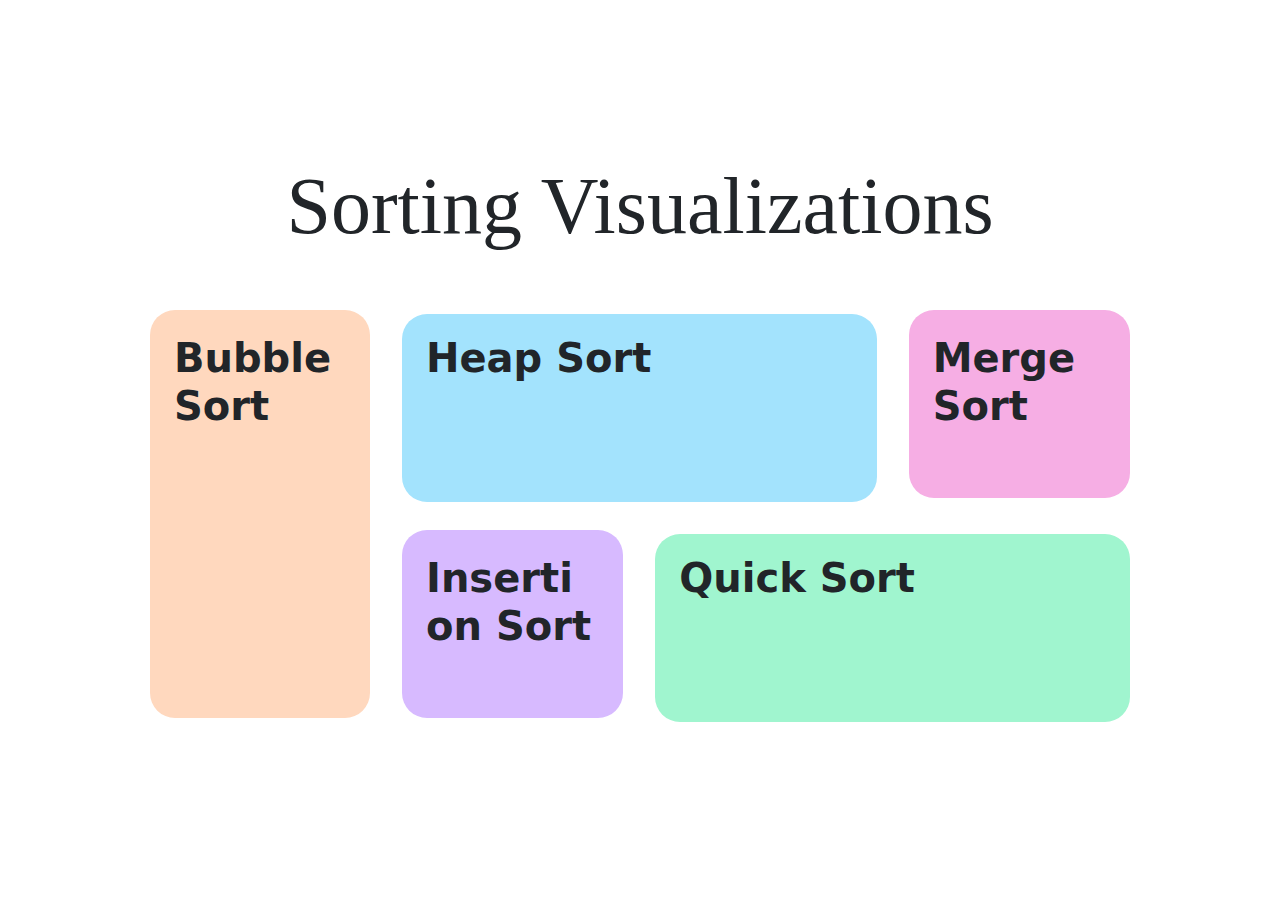
<file: index.html>
<!DOCTYPE html>
<html lang="en">

<head>
    <meta charset="UTF-8">
    <meta http-equiv="X-UA-Compatible" content="IE=edge">
    <meta name="viewport" content="width=device-width, initial-scale=1.0">
    <!-- CSS only -->
    <link href="./assets/bootstrap.bundle.css" rel="stylesheet">
    <link rel="shortcut icon" href="./assets/favicon.png" type="image/png">
    <title>Sorting Visualizations - by Louis Stanko</title>
    <link rel="stylesheet" href="./index.css">
</head>

<body>
    <div class="container h-100 d-md-none">
        <div class="row">
            <div class="col-12">
                <h1 class="text-center my-5" style="font-family: 'Times New Roman', Times, serif;">
                    Sorting
                    Visualizations
                </h1>
            </div>
            <div class="col-12">
                <div class="p-3 position-relative" style="height: 220px;">
                    <div class="bubble sort w-100 h-100 p-4">
                        <h1 class="fw-bolder">Bubble Sort</h1>
                        <a class="text-decoration-none link-dark stretched-link" href="./bubblesort/" target="_blank"
                            rel="noopener noreferrer"></a>
                    </div>
                </div>
                <div class="p-3 position-relative" style="height: 220px;">
                    <div class="heap sort w-100 h-100 p-4">
                        <h1 class="fw-bolder">Heap Sort</h1>
                        <a class="text-decoration-none link-dark stretched-link" href="./heapsort/" target="_blank"
                            rel="noopener noreferrer"></a>
                    </div>
                </div>
                <div class="p-3 position-relative" style="height: 220px;">
                    <div class="merge sort w-100 h-100 p-4">
                        <h1 class="fw-bolder">Merge Sort</h1>
                        <a class="text-decoration-none link-dark stretched-link" href="./mergesort/" target="_blank"
                            rel="noopener noreferrer"></a>
                    </div>
                </div>
                <div class="p-3 position-relative" style="height: 220px;">
                    <div class="insertion sort w-100 h-100 p-4">
                        <h1 class="fw-bolder">Insertion Sort</h1>
                        <a class="text-decoration-none link-dark stretched-link" href="./insertionsort/" target="_blank"
                            rel="noopener noreferrer"></a>
                    </div>
                </div>
                <div class="p-3 position-relative" style="height: 220px;">
                    <div class="quick sort w-100 h-100 p-4">
                        <h1 class="fw-bolder">Quick Sort</h1>
                        <a class="text-decoration-none link-dark stretched-link" href="./quicksort/" target="_blank"
                            rel="noopener noreferrer"></a>
                    </div>
                </div>
            </div>
        </div>
    </div>
    <div class="container h-100 d-none d-md-block">
        <div class="row align-items-center h-100">
            <div class="col-12 mx-auto">
                <div class="h-100 border-primary justify-content-center">
                    <div class="row justify-content-center">
                        <div class="col-12">
                            <h1 class="text-center mb-5"
                                style="font-family: 'Times New Roman', Times, serif; font-size: 80px; line-height: 80px;">
                                Sorting
                                Visualizations
                            </h1>
                        </div>

                        <div class="bubble sort col-md-4 d-inline-block p-4 m-3 position-relative"
                            style="width: 220px;">
                            <h1 class="fw-bolder">Bubble Sort</h1>
                            <a class="text-decoration-none link-dark stretched-link" href="./bubblesort/"
                                target="_blank" rel="noopener noreferrer"></a>
                        </div>

                        <div class="col-8">
                            <div class="row">
                                <div class="col-md-8 p-3 position-relative" style="height: 220px;">
                                    <h1 class="fw-bolder p-4">Heap Sort</h1>
                                    <div class="bg-heap w-100 p-4"></div>
                                    <a class="text-decoration-none link-dark stretched-link" href="./heapsort/"
                                        target="_blank" rel="noopener noreferrer"></a>
                                </div>
                                <div class="col-md-4 p-3 position-relative" style="height: 220px;">
                                    <div class="merge sort w-100 h-100 p-4">
                                        <h1 class="fw-bolder">Merge Sort</h1>
                                        <a class="text-decoration-none link-dark stretched-link" href="./mergesort/"
                                            target="_blank" rel="noopener noreferrer"></a>
                                    </div>
                                </div>
                                <div class="col-md-4 p-3 position-relative" style="height: 220px;">
                                    <div class="insertion sort w-100 h-100 p-4" style="border-radius: 25px;">
                                        <h1 class="fw-bolder position-relative">Insertion Sort</h1>
                                        <a class="text-decoration-none link-dark stretched-link" href="./insertionsort/"
                                            target="_blank" rel="noopener noreferrer"></a>
                                    </div>
                                </div>
                                <div class="col-md-8 p-3 position-relative" style="height: 220px;">
                                    <h1 class="fw-bolder p-4">Quick Sort</h1>
                                    <div class="bg-quick w-100 p-4"></div>
                                    <a class="text-decoration-none link-dark stretched-link" href="./quicksort/"
                                        target="_blank" rel="noopener noreferrer"></a>
                                </div>
                            </div>
                        </div>

                    </div>
                </div>
            </div>
        </div>
    </div>
</body>

</html>
</file>
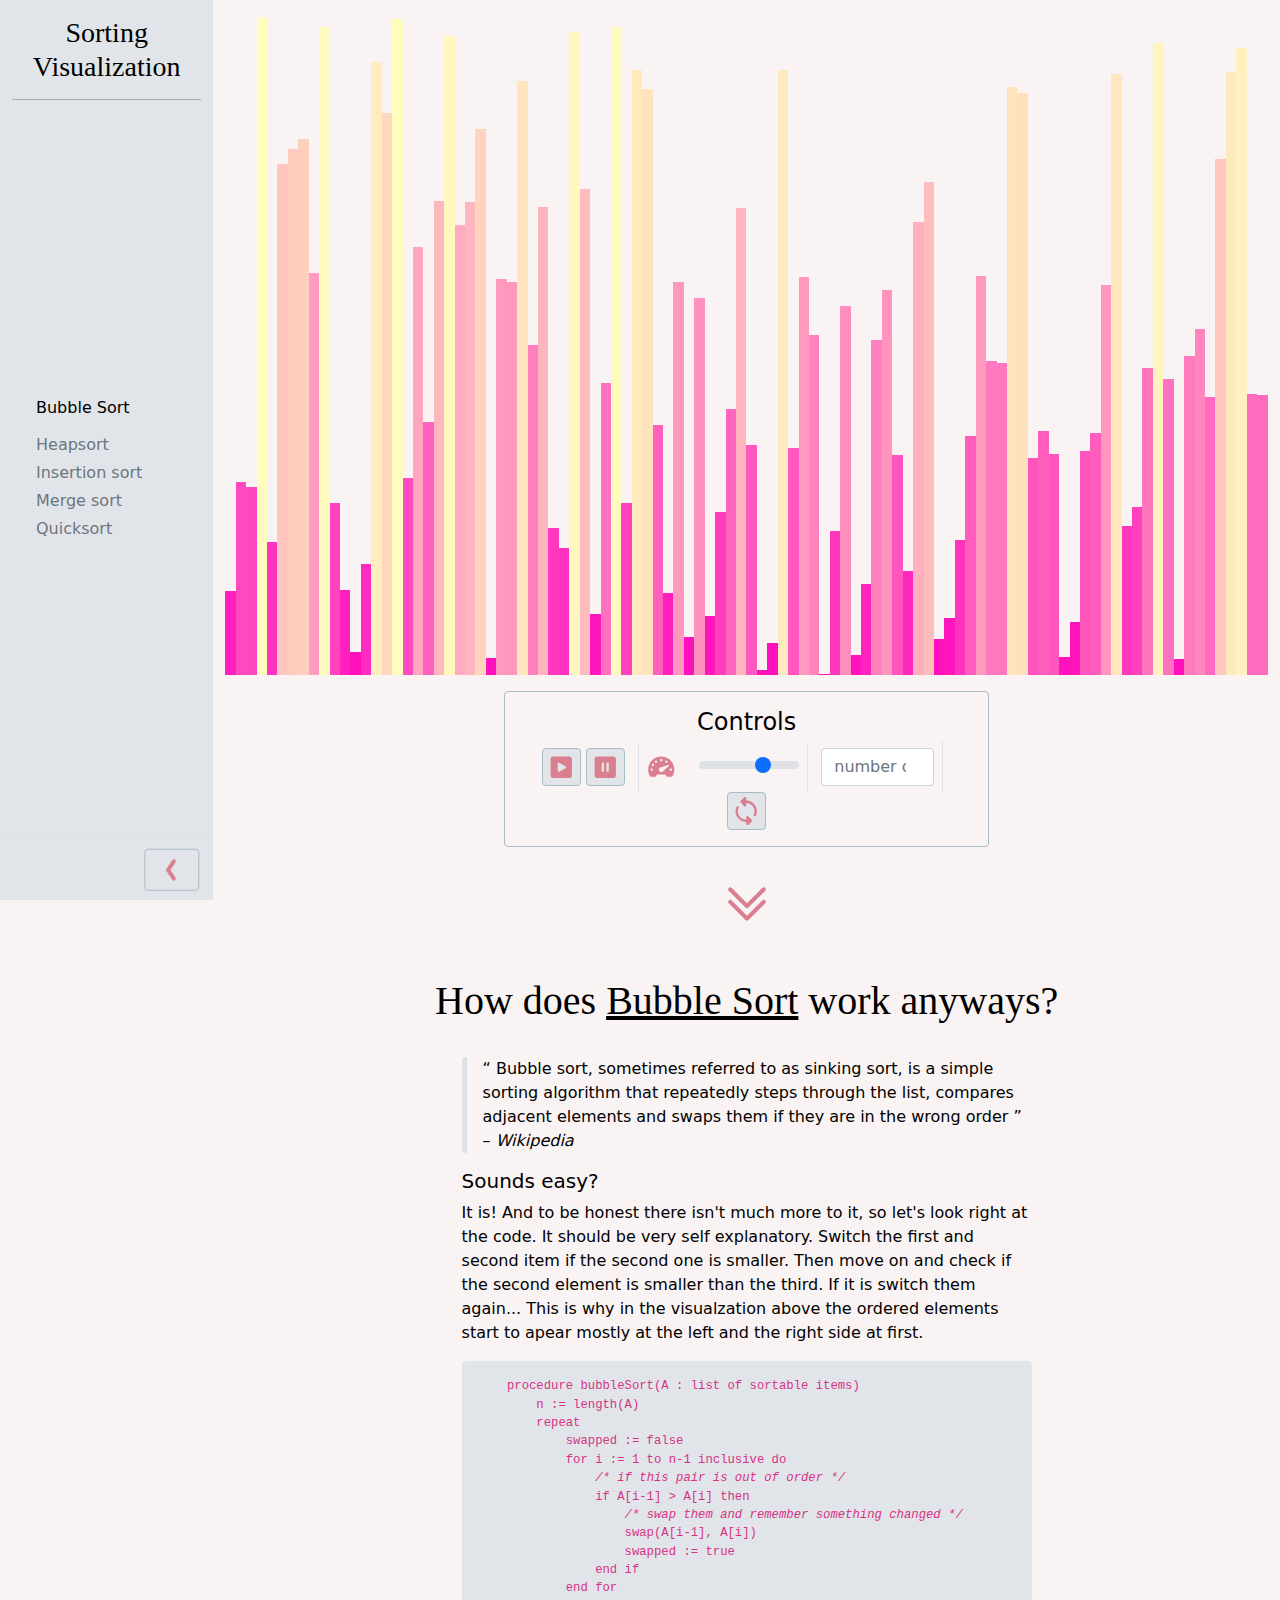
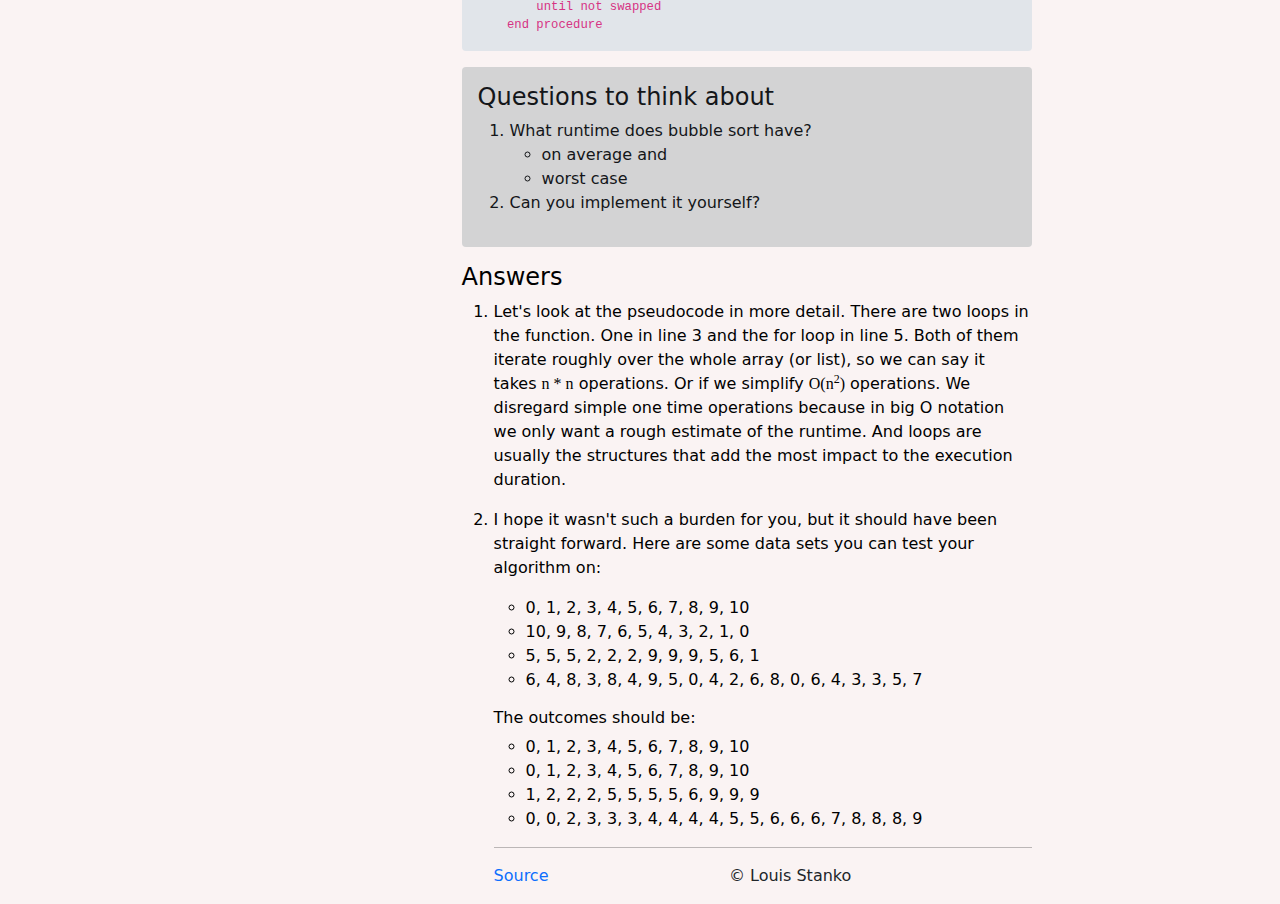
<file: bubblesort/index.html>
<!DOCTYPE html>
<html lang="en">

<head>
    <meta charset="UTF-8">
    <meta http-equiv="X-UA-Compatible" content="IE=edge">
    <meta name="viewport" content="width=device-width, initial-scale=1.0">
    <link href="../assets/bootstrap.bundle.css" rel="stylesheet">
    <link rel="shortcut icon" href="../assets/favicon.png" type="image/png">
    <title>Bubble Sort – Sorting Visualization</title>
    <link rel="stylesheet" href="../assets/styles.css">
</head>

<body>
    <button class="btn border position-absolute bg-light position-fixed" id="sidebar-control-collapsed">
        <svg style="width: 28.5px;" xmlns="http://www.w3.org/2000/svg" viewBox="0 0 24 24" fill="#000">
            <path
                d="M11.109,3L11.109,3C9.78,3,8.988,4.481,9.725,5.587L14,12l-4.275,6.413C8.988,19.519,9.78,21,11.109,21h0 c0.556,0,1.076-0.278,1.385-0.741l4.766-7.15c0.448-0.672,0.448-1.547,0-2.219l-4.766-7.15C12.185,3.278,11.666,3,11.109,3z"
                fill="#6d767e" /></svg>
    </button>
    <div class="container-fluid vh-100">
        <div class="row h-100">
            <div class="col-12">
                <div id="toast"
                    class="position-fixed top-0 start-50 toast align-items-center text-white bg-success border-0 my-2"
                    style="z-index: 1;" role="alert" aria-live="assertive" aria-atomic="true">
                    <div class="d-flex">
                        <div class="toast-body">
                            <b>Success.</b> Sorting finished!
                        </div>
                        <button type="button" class="btn-close btn-close-white me-2 m-auto" data-bs-dismiss="toast"
                            aria-label="Close"></button>
                    </div>
                </div>
            </div>
            <div id="sidebar" class="col-9 col-md-3 col-lg-2 bg-light position-fixed">
                <div style="height: 85px;" class="col">
                    <h3 class="text-center mt-3" style="font-family: Georgia, 'Times New Roman', Times, serif;">
                        Sorting
                        Visualization</h3>
                    <hr>
                </div>

                <div style="height: calc(100vh - 98px - 65px)" class="row align-items-center">
                    <div class="col">
                        <div class="p-4">
                            <ul class="list-unstyled">
                                <li class="my-3">
                                    <h6 class="text-left">Bubble Sort</h6>
                                </li>
                                <li class="my-1">
                                    <a class="text-decoration-none link-secondary" href="../heapsort/">Heapsort</a>
                                </li>
                                <li class="my-1">
                                    <a class="text-decoration-none link-secondary my-2"
                                        href="../insertionsort/">Insertion
                                        sort</a>
                                </li>
                                <li class="my-1">
                                    <a class="text-decoration-none link-secondary" href="../mergesort/">Merge sort</a>
                                </li>
                                <li class="my-1">
                                    <a class="text-decoration-none link-secondary" href="../quicksort/" target="_blank"
                                        rel="noopener noreferrer">Quicksort</a>
                                </li>
                            </ul>

                        </div>

                    </div>
                </div>
                <div style="height: 62px;" class="row">
                    <div class="col border-top">
                        <div class="row ms-2"
                            style="position: relative; left: 50%; top: 50%; transform: translate(-50%, -50%);">
                            <div class="col-auto d-sm-block d-md-none d-xxl-block">
                                <img class="rounded-circle" height="40px" width="40px" src="../assets/profileSmall.png"
                                    alt="Louis Stanko">
                            </div>
                            <div class="col-auto ps-0 align-items-center">
                                <h6 class="m-0 d-sm-block d-md-none d-xxl-block">Louis Stanko</h6>
                                <a class="d-sm-inline-block d-md-none d-xxl-inline-block text-decoration-none link-secondary"
                                    href="https://github.com/Throvn/sorting-visualizations/" target="_blank"><svg
                                        style="width: 20px" xmlns="http://www.w3.org/2000/svg" viewBox="0 0 24 24"
                                        fill="#ffffff">
                                        <path
                                            d="M 6 2 C 4.895 2 4 2.895 4 4 L 4 20 C 4 21.105 4.895 22 6 22 L 6 19 C 6 17.343 7.343 16 9 16 L 13 16 C 14.657 16 16 17.343 16 19 L 16 22 L 18 22 C 19.105 22 20 21.105 20 20 L 20 4 C 20 2.895 19.105 2 18 2 L 6 2 z M 7.5 4 L 8.5 4 C 8.776 4 9 4.224 9 4.5 L 9 5.5 C 9 5.776 8.776 6 8.5 6 L 7.5 6 C 7.224 6 7 5.776 7 5.5 L 7 4.5 C 7 4.224 7.224 4 7.5 4 z M 7.5 8 L 8.5 8 C 8.776 8 9 8.224 9 8.5 L 9 9.5 C 9 9.776 8.776 10 8.5 10 L 7.5 10 C 7.224 10 7 9.776 7 9.5 L 7 8.5 C 7 8.224 7.224 8 7.5 8 z M 7.5 12 L 8.5 12 C 8.776 12 9 12.224 9 12.5 L 9 13.5 C 9 13.776 8.776 14 8.5 14 L 7.5 14 C 7.224 14 7 13.776 7 13.5 L 7 12.5 C 7 12.224 7.224 12 7.5 12 z M 9 18 C 8.448 18 8 18.448 8 19 L 8 22.376953 C 8 22.825953 8.4710469 23.117016 8.8730469 22.916016 L 11 21.5 L 13.126953 22.916016 C 13.528953 23.117016 14 22.825953 14 22.376953 L 14 19 C 14 18.448 13.552 18 13 18 L 9 18 z"
                                            fill="#6d767e" />
                                    </svg>
                                    Github
                                </a>
                            </div>
                            <div class="col text-end">
                                <button class="btn border" id="sidebar-control">
                                    <svg style="width: 28.5px;" xmlns="http://www.w3.org/2000/svg" viewBox="0 0 24 24"
                                        fill="#000">
                                        <path
                                            d="M13.893,21L13.893,21c1.329,0,2.122-1.481,1.385-2.587L11.003,12l4.275-6.413C16.015,4.481,15.222,3,13.893,3h0 c-0.556,0-1.076,0.278-1.385,0.741l-4.766,7.15c-0.448,0.672-0.448,1.547,0,2.219l4.766,7.15C12.817,20.722,13.337,21,13.893,21z"
                                            fill="#6d767e" /></svg>
                                </button>
                            </div>
                        </div>
                    </div>
                </div>

            </div>
            <div id="main" class="col-12 col-md-9 col-lg-10 offset-lg-2 offset-md-3 h-100">
                <div class="row h-75">
                    <div class="col mt-3">
                        <div id="container">

                        </div>
                    </div>
                </div>
                <div class="row h-25 overflow-visible">
                    <div class="col text-center py-3">
                        <div class="border d-inline-block p-3 rounded">
                            <h4>Controls</h4>
                            <button title="start animation" class="btn btn-light p-1" id="start"><svg
                                    style="width: 28.5px;" xmlns="http://www.w3.org/2000/svg" viewBox="0 0 24 24"
                                    fill="#000">
                                    <path
                                        d="M19,3H5C3.897,3,3,3.897,3,5v14c0,1.103,0.897,2,2,2h14c1.103,0,2-0.897,2-2V5C21,3.897,20.103,3,19,3z M15.551,12.773 l-5.22,2.983C9.738,16.095,9,15.666,9,14.983V9.017c0-0.684,0.738-1.112,1.332-0.773l5.22,2.983 C16.15,11.569,16.15,12.431,15.551,12.773z"
                                        fill="#000" />
                                </svg>
                            </button>
                            <button title="stop animation" class="btn btn-light p-1" id="stop"><svg
                                    style="width: 28.5px;" xmlns="http://www.w3.org/2000/svg" viewBox="0 0 24 24"
                                    fill="#000">
                                    <path
                                        d="M19,3H5C3.897,3,3,3.897,3,5v14c0,1.103,0.897,2,2,2h14c1.103,0,2-0.897,2-2V5C21,3.897,20.103,3,19,3z M15,9v6 c0,0.552-0.448,1-1,1s-1-0.448-1-1V9c0-0.552,0.448-1,1-1S15,8.448,15,9z M11,9v6c0,0.552-0.448,1-1,1s-1-0.448-1-1V9 c0-0.552,0.448-1,1-1S11,8.448,11,9z"
                                        fill="#000" />
                                </svg> </button>
                            <div title="Speed" class="speed d-inline-block border-start border-end px-2 py-2 mx-2">
                                <div class="row">
                                    <div class="col-auto">
                                        <label for="speed">
                                            <svg style="width: 28.5px;" xmlns="http://www.w3.org/2000/svg"
                                                viewBox="0 0 24 24" fill="#000">
                                                <path
                                                    d="M12,3C5.935,3,1,7.935,1,14c0,1.935,0.509,3.837,1.472,5.502c0,0,0.219,0.498,0.837,0.498C4.382,20,7,20,7,20 c0.552,0,1-0.448,1-1v0c0-0.552,0.448-1,1-1h6c0.552,0,1,0.448,1,1v0c0,0.552,0.448,1,1,1c0,0,3.162,0,3.669,0 s0.859-0.499,0.859-0.499C22.491,17.836,23,15.935,23,14C23,7.935,18.065,3,12,3z M12,5c0.552,0,1,0.448,1,1c0,0.552-0.448,1-1,1 s-1-0.448-1-1C11,5.448,11.448,5,12,5z M16.843,6.414c0.466,0.297,0.602,0.915,0.305,1.381c-0.297,0.465-0.915,0.602-1.381,0.305 c-0.466-0.297-0.602-0.916-0.305-1.381C15.759,6.253,16.377,6.117,16.843,6.414z M7.094,6.455c0.463-0.301,1.082-0.17,1.383,0.293 c0.301,0.463,0.17,1.082-0.293,1.383c-0.463,0.301-1.082,0.17-1.383-0.293C6.499,7.375,6.631,6.756,7.094,6.455z M4.145,9.608 c0.27-0.482,0.879-0.654,1.361-0.385c0.482,0.27,0.654,0.879,0.385,1.361c-0.27,0.482-0.879,0.654-1.361,0.385 C4.047,10.699,3.875,10.09,4.145,9.608z M4,15c-0.552,0-1-0.448-1-1c0-0.552,0.448-1,1-1s1,0.448,1,1C5,14.552,4.552,15,4,15z M13.323,15.493l-0.001-0.002c-0.46,0.409-1.102,0.618-1.799,0.453c-0.708-0.168-1.295-0.742-1.464-1.45 c-0.273-1.142,0.434-2.165,1.446-2.424l-0.001-0.003l0.059-0.015c0.011-0.002,4.467-1.503,6.524-2.035 c0.458-0.119,0.777,0.444,0.443,0.78L13.323,15.493z M20,15c-0.552,0-1-0.448-1-1c0-0.552,0.448-1,1-1s1,0.448,1,1 C21,14.552,20.552,15,20,15z"
                                                    fill="#000" />
                                            </svg>
                                        </label>
                                    </div>
                                    <div class="col-auto">
                                        <input style="width: 100px;" class="form-range" value="1000" type="range"
                                            step="10" name="speed" id="speed" min="0" max="1500">
                                    </div>
                                </div>
                            </div>
                            <div class="border-end d-inline pe-2 py-3 me-2">
                                <input title="number of bars" placeholder="number of bars" min="1" max="5000"
                                    type="number" class="form-control w-25 d-inline" name="numOfElements"
                                    id="numOfElements">
                            </div>
                            <button title="repeat animation" class="btn btn-light p-1" id="repeat"><svg
                                    style="width: 28.5px;" xmlns="http://www.w3.org/2000/svg" viewBox="0 0 24 24"
                                    fill="#000">
                                    <path
                                        d="M 11 0 C 10.74 0 10.483969 0.10196875 10.292969 0.29296875 L 7.2929688 3.2929688 C 6.9019688 3.6839688 6.9019687 4.3170313 7.2929688 4.7070312 L 10.292969 7.7070312 C 10.578969 7.9930312 11.007812 8.0778281 11.382812 7.9238281 C 11.756813 7.7688281 12 7.405 12 7 L 12 5 C 15.877484 5 19 8.1225161 19 12 C 19 13.025799 18.774981 13.99479 18.376953 14.876953 A 1.0001 1.0001 0 1 0 20.199219 15.699219 C 20.707191 14.573382 21 13.320201 21 12 C 21 7.0414839 16.958516 3 12 3 L 12 1 C 12 0.596 11.756812 0.23117187 11.382812 0.076171875 C 11.258813 0.025171875 11.129 0 11 0 z M 4.7265625 7.6992188 A 1.0001 1.0001 0 0 0 3.8007812 8.3007812 C 3.2928092 9.426618 3 10.679799 3 12 C 3 16.958516 7.0414839 21 12 21 L 12 23 C 12 23.404 12.243188 23.768828 12.617188 23.923828 C 12.741187 23.974828 12.871 24 13 24 C 13.26 24 13.516031 23.898031 13.707031 23.707031 L 16.707031 20.707031 C 17.098031 20.316031 17.098031 19.683969 16.707031 19.292969 L 13.707031 16.292969 C 13.421031 16.006969 12.992188 15.922172 12.617188 16.076172 C 12.243187 16.231172 12 16.596 12 17 L 12 19 C 8.1225161 19 5 15.877484 5 12 C 5 10.974201 5.225019 10.00521 5.6230469 9.1230469 A 1.0001 1.0001 0 0 0 4.7265625 7.6992188 z"
                                        fill="#000" /></svg>
                                </svg>
                            </button>
                        </div>

                    </div>
                    <div class="col-12">
                        <div class="container">
                            <div class="row">
                                <div class="col-12">
                                    <div class="text-center">
                                        <svg class="mt-3 mb-5" style="width: 50px;" xmlns="http://www.w3.org/2000/svg"
                                            viewBox="0 0 24 24" fill="#000">
                                            <path
                                                d="M 19.990234 3.9863281 A 1.0001 1.0001 0 0 0 19.292969 4.2929688 L 12 11.585938 L 4.7070312 4.2929688 A 1.0001 1.0001 0 0 0 3.9902344 3.9902344 A 1.0001 1.0001 0 0 0 3.2929688 5.7070312 L 11.292969 13.707031 A 1.0001 1.0001 0 0 0 12.707031 13.707031 L 20.707031 5.7070312 A 1.0001 1.0001 0 0 0 19.990234 3.9863281 z M 19.990234 9.9863281 A 1.0001 1.0001 0 0 0 19.292969 10.292969 L 12 17.585938 L 4.7070312 10.292969 A 1.0001 1.0001 0 0 0 3.9902344 9.9902344 A 1.0001 1.0001 0 0 0 3.2929688 11.707031 L 11.292969 19.707031 A 1.0001 1.0001 0 0 0 12.707031 19.707031 L 20.707031 11.707031 A 1.0001 1.0001 0 0 0 19.990234 9.9863281 z"
                                                fill="#000" /></svg>
                                    </div>

                                    <h1 class="text-center" style="font-family: 'Times New Roman', Times, serif;">How
                                        does
                                        <u>Bubble Sort</u> work anyways?</h1>
                                    <br>

                                    <div class="row">
                                        <div class="col-12 col-md-8 col-lg-7 mx-auto">
                                            <p class="text-left border-start border-5 ps-3 rounded">
                                                <q>
                                                    Bubble sort, sometimes referred to as sinking sort, is a simple
                                                    sorting
                                                    algorithm that repeatedly steps through the list, compares adjacent
                                                    elements
                                                    and
                                                    swaps them if they are in the wrong order
                                                </q> –
                                                <em>Wikipedia</em>
                                            </p>
                                            <h5>Sounds easy?</h5>
                                            <p>
                                                It is! And to be honest there isn't much more to it, so let's look right
                                                at the code. It should be very self explanatory. Switch the first
                                                and second item if the second one is smaller. Then move on
                                                and check if the second element is smaller than the third. If it is
                                                switch them again... This is why in the visualzation above the ordered
                                                elements start to apear mostly at the left and the right side at first.
                                            </p>
                                            <code>
                                                <pre class="bg-light p-3 rounded">
    procedure bubbleSort(A : list of sortable items)
        n := length(A)
        repeat
            swapped := false
            for i := 1 to n-1 inclusive do
                <em>/* if this pair is out of order */</em>
                if A[i-1] > A[i] then
                    <em>/* swap them and remember something changed */</em>
                    swap(A[i-1], A[i])
                    swapped := true
                end if
            end for
        until not swapped
    end procedure</pre>
                                            </code>

                                            <div class="alert alert-dark border-0" role="alert">
                                                <h4 class="alert-heading">Questions to think about</h4>
                                                <ol>
                                                    <li>What runtime does bubble sort have?
                                                        <ul>
                                                            <li>
                                                                on average and
                                                            </li>
                                                            <li>
                                                                worst case
                                                            </li>
                                                        </ul>
                                                    </li>
                                                    <li>Can you implement it yourself?</li>
                                                </ol>
                                            </div>
                                            <h4>Answers</h4>
                                            <ol>
                                                <li>
                                                    <p>
                                                        Let's look at the pseudocode in more detail. There are two loops
                                                        in the
                                                        function. One in line 3 and the for loop in line 5. Both of them
                                                        iterate
                                                        roughly over the whole array (or list), so we can say it takes
                                                        <span style="font-family: 'Times New Roman', Times, serif;">n *
                                                            n</span>
                                                        operations. Or if we simplify <span
                                                            style="font-family: 'Times New Roman', Times, serif;">O(n<sup>2</sup>)</span>
                                                        operations. We disregard
                                                        simple one time operations because in big O notation we only
                                                        want a
                                                        rough estimate of the runtime. And loops are usually the
                                                        structures that
                                                        add the most impact to the execution duration.
                                                    </p>
                                                </li>
                                                <li>
                                                    <p>
                                                        I hope it wasn't such a burden for you, but it should have been
                                                        straight forward. Here are some data sets you can test your
                                                        algorithm on:
                                                        <ul>
                                                            <li>0, 1, 2, 3, 4, 5, 6, 7, 8, 9, 10</li>
                                                            <li>10, 9, 8, 7, 6, 5, 4, 3, 2, 1, 0</li>
                                                            <li>5, 5, 5, 2, 2, 2, 9, 9, 9, 5, 6, 1</li>
                                                            <li>6, 4, 8, 3, 8, 4, 9, 5, 0, 4, 2, 6, 8, 0, 6, 4, 3, 3, 5,
                                                                7</li>
                                                        </ul>
                                                    </p>
                                                    <p>
                                                        <h6>The outcomes should be:</h6>
                                                        <ul>
                                                            <li>0, 1, 2, 3, 4, 5, 6, 7, 8, 9, 10</li>
                                                            <li>0, 1, 2, 3, 4, 5, 6, 7, 8, 9, 10</li>
                                                            <li>1, 2, 2, 2, 5, 5, 5, 5, 6, 9, 9, 9</li>
                                                            <li>0, 0, 2, 3, 3, 3, 4, 4, 4, 4, 5, 5, 6, 6, 6, 7, 8, 8, 8,
                                                                9</li>
                                                        </ul>

                                                    </p>
                                                    <hr>
                                                    <div class="d-flex">
                                                        <a class="text-decoration-none"
                                                            href="https://en.wikipedia.org/wiki/Bubble_sort">Source</a>
                                                        <a class="text-decoration-none link-dark mx-auto"
                                                            href="https://github.com/Throvn">&copy; Louis Stanko</a>
                                                    </div>
                                                </li>
                                            </ol>
                                        </div>
                                    </div>
                                </div>
                            </div>
                        </div>
                    </div>
                </div>
            </div>
        </div>
    </div>
    <script src="../assets/bootstrap.bundle.js"></script>
    <script src="./main.js"></script>
    <script src="../assets/style.js"></script>
</body>

</html>
</file>
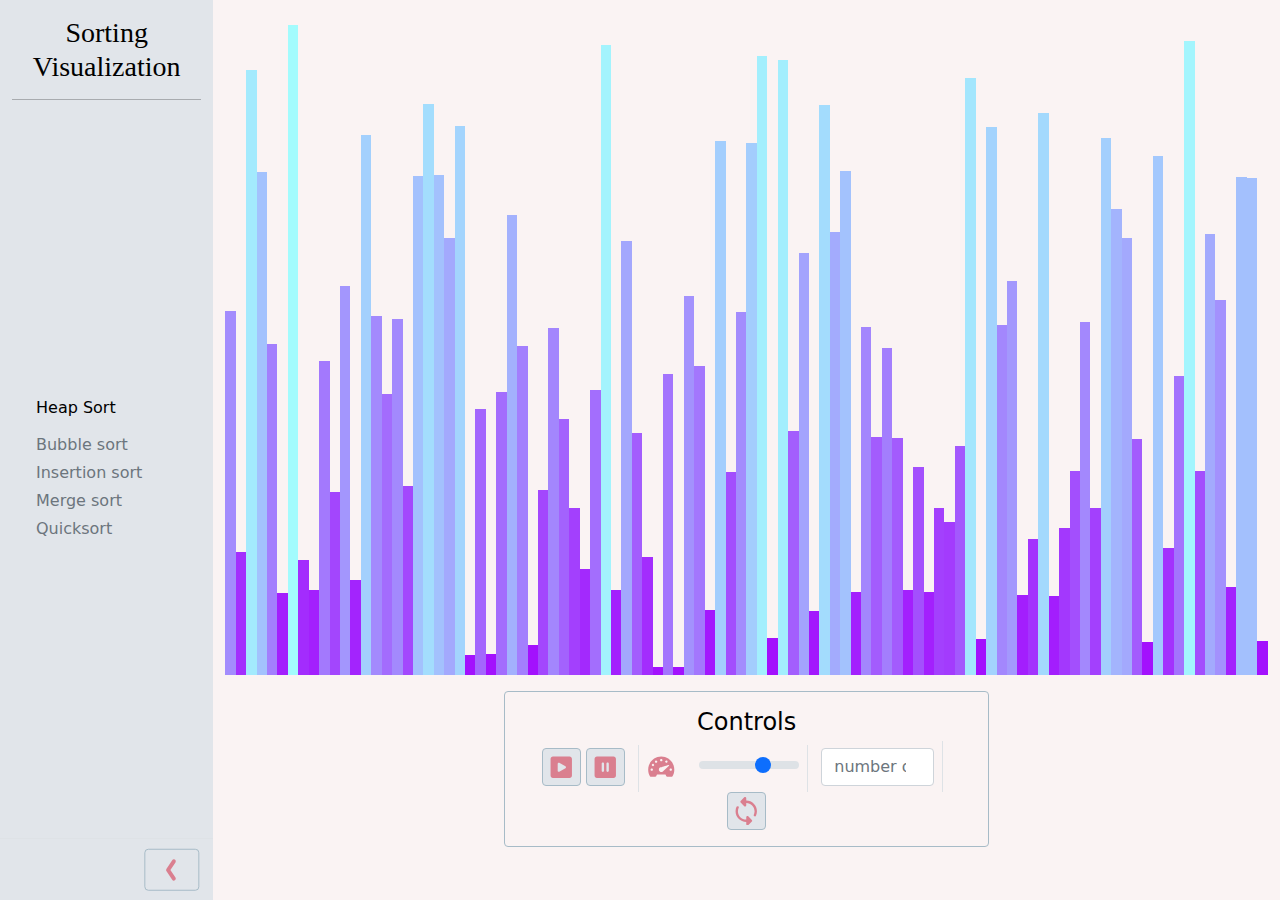
<file: heapsort/index.html>
<!DOCTYPE html>
<html lang="en">

<head>
    <meta charset="UTF-8">
    <meta http-equiv="X-UA-Compatible" content="IE=edge">
    <meta name="viewport" content="width=device-width, initial-scale=1.0">
    <link href="../assets/bootstrap.bundle.css" rel="stylesheet">
    <link rel="shortcut icon" href="../assets/favicon.png" type="image/png">
    <title>Heap Sort – Sorting Visualization</title>
    <link rel="stylesheet" href="../assets/styles.css">
    <style>
        .vertical-bar {
            background-color: #a311fd;
        }
    </style>
</head>

<body>
    <button class="btn border position-absolute bg-light position-fixed" id="sidebar-control-collapsed"
        style="left: 10px; bottom: 10px; display: none;">
        <svg style="width: 28.5px;" xmlns="http://www.w3.org/2000/svg" viewBox="0 0 24 24" fill="#000">
            <path
                d="M11.109,3L11.109,3C9.78,3,8.988,4.481,9.725,5.587L14,12l-4.275,6.413C8.988,19.519,9.78,21,11.109,21h0 c0.556,0,1.076-0.278,1.385-0.741l4.766-7.15c0.448-0.672,0.448-1.547,0-2.219l-4.766-7.15C12.185,3.278,11.666,3,11.109,3z"
                fill="#6d767e" /></svg>
    </button>
    <div class="container-fluid vh-100">
        <div class="row h-100">
            <div class="col-12">
                <div id="toast"
                    class="position-fixed top-0 start-50 toast align-items-center text-white bg-success border-0 my-2"
                    style="z-index: 1;" role="alert" aria-live="assertive" aria-atomic="true">
                    <div class="d-flex">
                        <div class="toast-body">
                            <b>Success.</b> Sorting finished!
                        </div>
                        <button type="button" class="btn-close btn-close-white me-2 m-auto" data-bs-dismiss="toast"
                            aria-label="Close"></button>
                    </div>
                </div>
            </div>
            <div id="sidebar" class="col-9 col-md-3 col-lg-2 bg-light position-fixed">
                <div style="height: 85px;" class="col">
                    <h3 class="text-center mt-3" style="font-family: Georgia, 'Times New Roman', Times, serif;">
                        Sorting
                        Visualization</h3>
                    <hr>
                </div>

                <div style="height: calc(100vh - 98px - 65px)" class="row align-items-center">
                    <div class="col">
                        <div class="p-4">
                            <ul class="list-unstyled">
                                <li class="my-3">
                                    <h6 class="text-left">Heap Sort</h6>
                                </li>
                                <li class="my-1">
                                    <a class="text-decoration-none link-secondary" href="../bubblesort/">Bubble sort</a>
                                </li>
                                <li class="my-1">
                                    <a class="text-decoration-none link-secondary my-2"
                                        href="../insertionsort/">Insertion
                                        sort</a>
                                </li>
                                <li class="my-1">
                                    <a class="text-decoration-none link-secondary" href="../mergesort/">Merge sort</a>
                                </li>
                                <li class="my-1">
                                    <a class="text-decoration-none link-secondary" href="../quicksort/">Quicksort</a>
                                </li>
                            </ul>

                        </div>

                    </div>
                </div>
                <div style="height: 62px;" class="row">
                    <div class="col border-top">
                        <div class="row ms-2"
                            style="position: relative; left: 50%; top: 50%; transform: translate(-50%, -50%);">
                            <div class="col-auto d-sm-block d-md-none d-xxl-block">
                                <img class="rounded-circle" height="40px" width="40px" src="../assets/profileSmall.png"
                                    alt="Louis Stanko">
                            </div>
                            <div class="col-auto ps-0 align-items-center">
                                <h6 class="m-0 d-sm-block d-md-none d-xxl-block">Louis Stanko</h6>
                                <a class="d-sm-inline-block d-md-none d-xxl-inline-block text-decoration-none link-secondary"
                                    href="https://github.com/Throvn/sorting-visualizations/" target="_blank"><svg
                                        style="width: 20px" xmlns="http://www.w3.org/2000/svg" viewBox="0 0 24 24"
                                        fill="#ffffff">
                                        <path
                                            d="M 6 2 C 4.895 2 4 2.895 4 4 L 4 20 C 4 21.105 4.895 22 6 22 L 6 19 C 6 17.343 7.343 16 9 16 L 13 16 C 14.657 16 16 17.343 16 19 L 16 22 L 18 22 C 19.105 22 20 21.105 20 20 L 20 4 C 20 2.895 19.105 2 18 2 L 6 2 z M 7.5 4 L 8.5 4 C 8.776 4 9 4.224 9 4.5 L 9 5.5 C 9 5.776 8.776 6 8.5 6 L 7.5 6 C 7.224 6 7 5.776 7 5.5 L 7 4.5 C 7 4.224 7.224 4 7.5 4 z M 7.5 8 L 8.5 8 C 8.776 8 9 8.224 9 8.5 L 9 9.5 C 9 9.776 8.776 10 8.5 10 L 7.5 10 C 7.224 10 7 9.776 7 9.5 L 7 8.5 C 7 8.224 7.224 8 7.5 8 z M 7.5 12 L 8.5 12 C 8.776 12 9 12.224 9 12.5 L 9 13.5 C 9 13.776 8.776 14 8.5 14 L 7.5 14 C 7.224 14 7 13.776 7 13.5 L 7 12.5 C 7 12.224 7.224 12 7.5 12 z M 9 18 C 8.448 18 8 18.448 8 19 L 8 22.376953 C 8 22.825953 8.4710469 23.117016 8.8730469 22.916016 L 11 21.5 L 13.126953 22.916016 C 13.528953 23.117016 14 22.825953 14 22.376953 L 14 19 C 14 18.448 13.552 18 13 18 L 9 18 z"
                                            fill="#6d767e" />
                                    </svg>
                                    Github
                                </a>
                            </div>
                            <div class="col text-end">
                                <button class="btn border" id="sidebar-control">
                                    <svg style="width: 28.5px;" xmlns="http://www.w3.org/2000/svg" viewBox="0 0 24 24"
                                        fill="#000">
                                        <path
                                            d="M13.893,21L13.893,21c1.329,0,2.122-1.481,1.385-2.587L11.003,12l4.275-6.413C16.015,4.481,15.222,3,13.893,3h0 c-0.556,0-1.076,0.278-1.385,0.741l-4.766,7.15c-0.448,0.672-0.448,1.547,0,2.219l4.766,7.15C12.817,20.722,13.337,21,13.893,21z"
                                            fill="#6d767e" /></svg>
                                </button>
                            </div>
                        </div>
                    </div>
                </div>

            </div>
            <div id="main" class="col-12 col-md-9 col-lg-10 offset-lg-2 offset-md-3 h-100">
                <div class="row h-75">
                    <div class="col mt-3">
                        <div id="container">

                        </div>
                    </div>
                </div>
                <div class="row h-25">
                    <div class="col text-center py-3">
                        <div class="border d-inline-block p-3 rounded">
                            <h4>Controls</h4>
                            <button title="start animation" class="btn btn-light p-1" id="start"><svg
                                    style="width: 28.5px;" xmlns="http://www.w3.org/2000/svg" viewBox="0 0 24 24"
                                    fill="#000">
                                    <path
                                        d="M19,3H5C3.897,3,3,3.897,3,5v14c0,1.103,0.897,2,2,2h14c1.103,0,2-0.897,2-2V5C21,3.897,20.103,3,19,3z M15.551,12.773 l-5.22,2.983C9.738,16.095,9,15.666,9,14.983V9.017c0-0.684,0.738-1.112,1.332-0.773l5.22,2.983 C16.15,11.569,16.15,12.431,15.551,12.773z"
                                        fill="#000" />
                                </svg>
                            </button>
                            <button title="stop animation" class="btn btn-light p-1" id="stop"><svg
                                    style="width: 28.5px;" xmlns="http://www.w3.org/2000/svg" viewBox="0 0 24 24"
                                    fill="#000">
                                    <path
                                        d="M19,3H5C3.897,3,3,3.897,3,5v14c0,1.103,0.897,2,2,2h14c1.103,0,2-0.897,2-2V5C21,3.897,20.103,3,19,3z M15,9v6 c0,0.552-0.448,1-1,1s-1-0.448-1-1V9c0-0.552,0.448-1,1-1S15,8.448,15,9z M11,9v6c0,0.552-0.448,1-1,1s-1-0.448-1-1V9 c0-0.552,0.448-1,1-1S11,8.448,11,9z"
                                        fill="#000" />
                                </svg> </button>
                            <div title="Speed" class="speed d-inline-block border-start border-end px-2 py-2 mx-2">
                                <div class="row">
                                    <div class="col-auto">
                                        <label for="speed">
                                            <svg style="width: 28.5px;" xmlns="http://www.w3.org/2000/svg"
                                                viewBox="0 0 24 24" fill="#000">
                                                <path
                                                    d="M12,3C5.935,3,1,7.935,1,14c0,1.935,0.509,3.837,1.472,5.502c0,0,0.219,0.498,0.837,0.498C4.382,20,7,20,7,20 c0.552,0,1-0.448,1-1v0c0-0.552,0.448-1,1-1h6c0.552,0,1,0.448,1,1v0c0,0.552,0.448,1,1,1c0,0,3.162,0,3.669,0 s0.859-0.499,0.859-0.499C22.491,17.836,23,15.935,23,14C23,7.935,18.065,3,12,3z M12,5c0.552,0,1,0.448,1,1c0,0.552-0.448,1-1,1 s-1-0.448-1-1C11,5.448,11.448,5,12,5z M16.843,6.414c0.466,0.297,0.602,0.915,0.305,1.381c-0.297,0.465-0.915,0.602-1.381,0.305 c-0.466-0.297-0.602-0.916-0.305-1.381C15.759,6.253,16.377,6.117,16.843,6.414z M7.094,6.455c0.463-0.301,1.082-0.17,1.383,0.293 c0.301,0.463,0.17,1.082-0.293,1.383c-0.463,0.301-1.082,0.17-1.383-0.293C6.499,7.375,6.631,6.756,7.094,6.455z M4.145,9.608 c0.27-0.482,0.879-0.654,1.361-0.385c0.482,0.27,0.654,0.879,0.385,1.361c-0.27,0.482-0.879,0.654-1.361,0.385 C4.047,10.699,3.875,10.09,4.145,9.608z M4,15c-0.552,0-1-0.448-1-1c0-0.552,0.448-1,1-1s1,0.448,1,1C5,14.552,4.552,15,4,15z M13.323,15.493l-0.001-0.002c-0.46,0.409-1.102,0.618-1.799,0.453c-0.708-0.168-1.295-0.742-1.464-1.45 c-0.273-1.142,0.434-2.165,1.446-2.424l-0.001-0.003l0.059-0.015c0.011-0.002,4.467-1.503,6.524-2.035 c0.458-0.119,0.777,0.444,0.443,0.78L13.323,15.493z M20,15c-0.552,0-1-0.448-1-1c0-0.552,0.448-1,1-1s1,0.448,1,1 C21,14.552,20.552,15,20,15z"
                                                    fill="#000" />
                                            </svg>
                                        </label>
                                    </div>
                                    <div class="col-auto">
                                        <input style="width: 100px;" class="form-range" value="1000" type="range"
                                            step="10" name="speed" id="speed" min="0" max="1500">
                                    </div>
                                </div>
                            </div>
                            <div class="border-end d-inline pe-2 py-3 me-2">
                                <input title="number of bars" placeholder="number of bars" min="1" max="5000"
                                    type="number" class="form-control w-25 d-inline" name="numOfElements"
                                    id="numOfElements">
                            </div>
                            <button title="repeat animation" class="btn btn-light p-1" id="repeat"><svg
                                    style="width: 28.5px;" xmlns="http://www.w3.org/2000/svg" viewBox="0 0 24 24"
                                    fill="#000">
                                    <path
                                        d="M 11 0 C 10.74 0 10.483969 0.10196875 10.292969 0.29296875 L 7.2929688 3.2929688 C 6.9019688 3.6839688 6.9019687 4.3170313 7.2929688 4.7070312 L 10.292969 7.7070312 C 10.578969 7.9930312 11.007812 8.0778281 11.382812 7.9238281 C 11.756813 7.7688281 12 7.405 12 7 L 12 5 C 15.877484 5 19 8.1225161 19 12 C 19 13.025799 18.774981 13.99479 18.376953 14.876953 A 1.0001 1.0001 0 1 0 20.199219 15.699219 C 20.707191 14.573382 21 13.320201 21 12 C 21 7.0414839 16.958516 3 12 3 L 12 1 C 12 0.596 11.756812 0.23117187 11.382812 0.076171875 C 11.258813 0.025171875 11.129 0 11 0 z M 4.7265625 7.6992188 A 1.0001 1.0001 0 0 0 3.8007812 8.3007812 C 3.2928092 9.426618 3 10.679799 3 12 C 3 16.958516 7.0414839 21 12 21 L 12 23 C 12 23.404 12.243188 23.768828 12.617188 23.923828 C 12.741187 23.974828 12.871 24 13 24 C 13.26 24 13.516031 23.898031 13.707031 23.707031 L 16.707031 20.707031 C 17.098031 20.316031 17.098031 19.683969 16.707031 19.292969 L 13.707031 16.292969 C 13.421031 16.006969 12.992188 15.922172 12.617188 16.076172 C 12.243187 16.231172 12 16.596 12 17 L 12 19 C 8.1225161 19 5 15.877484 5 12 C 5 10.974201 5.225019 10.00521 5.6230469 9.1230469 A 1.0001 1.0001 0 0 0 4.7265625 7.6992188 z"
                                        fill="#000" /></svg>
                                </svg>
                            </button>
                        </div>

                    </div>
                </div>
            </div>
        </div>
    </div>
    <script src="../assets/bootstrap.bundle.js"></script>
    <script src="./main.js"></script>
    <script src="../assets/style.js"></script>
</body>

</html>
</file>
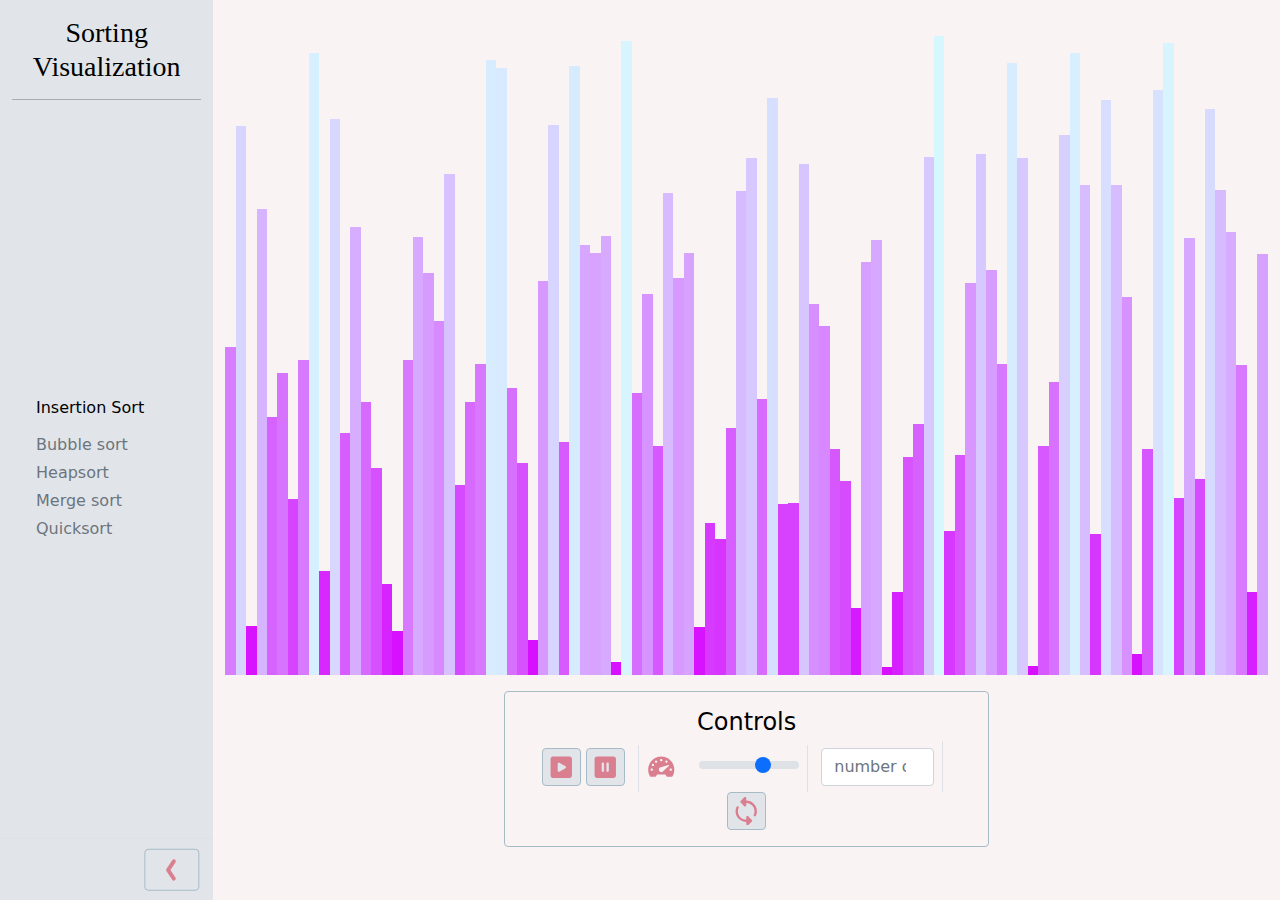
<file: insertionsort/index.html>
<!DOCTYPE html>
<html lang="en">

<head>
    <meta charset="UTF-8">
    <meta http-equiv="X-UA-Compatible" content="IE=edge">
    <meta name="viewport" content="width=device-width, initial-scale=1.0">
    <link href="../assets/bootstrap.bundle.css" rel="stylesheet">
    <title>Insertionsort – Sorting Visualization</title>
    <link rel="stylesheet" href="../assets/styles.css">
    <style>
        .vertical-bar {
            background-color: #d711ff;
        }
    </style>
</head>

<body>
    <button class="btn border position-absolute bg-light position-fixed" id="sidebar-control-collapsed">
        <svg style="width: 28.5px;" xmlns="http://www.w3.org/2000/svg" viewBox="0 0 24 24" fill="#000">
            <path
                d="M11.109,3L11.109,3C9.78,3,8.988,4.481,9.725,5.587L14,12l-4.275,6.413C8.988,19.519,9.78,21,11.109,21h0 c0.556,0,1.076-0.278,1.385-0.741l4.766-7.15c0.448-0.672,0.448-1.547,0-2.219l-4.766-7.15C12.185,3.278,11.666,3,11.109,3z"
                fill="#6d767e" /></svg>
    </button>
    <div class="container-fluid vh-100">
        <div class="row h-100">
            <div class="col-12">
                <div id="toast"
                    class="position-fixed top-0 start-50 toast align-items-center text-white bg-success border-0 my-2"
                    style="z-index: 1;" role="alert" aria-live="assertive" aria-atomic="true">
                    <div class="d-flex">
                        <div class="toast-body">
                            <b>Success.</b> Sorting finished!
                        </div>
                        <button type="button" class="btn-close btn-close-white me-2 m-auto" data-bs-dismiss="toast"
                            aria-label="Close"></button>
                    </div>
                </div>
            </div>
            <div id="sidebar" class="col-9 col-md-3 col-lg-2 bg-light position-fixed">
                <div style="height: 85px;" class="col">
                    <h3 class="text-center mt-3" style="font-family: Georgia, 'Times New Roman', Times, serif;">
                        Sorting
                        Visualization</h3>
                    <hr>
                </div>

                <div style="height: calc(100vh - 98px - 65px)" class="row align-items-center">
                    <div class="col">
                        <div class="p-4">
                            <ul class="list-unstyled">
                                <li class="my-3">
                                    <h6 class="text-left">Insertion Sort</h6>
                                </li>
                                <li class="my-1">
                                    <a class="text-decoration-none link-secondary" href="../bubblesort/">Bubble sort</a>
                                </li>
                                <li class="my-1">
                                    <a class="text-decoration-none link-secondary my-2" href="../heapsort/">Heapsort</a>
                                </li>
                                <li class="my-1">
                                    <a class="text-decoration-none link-secondary" href="../mergesort/">Merge sort</a>
                                </li>
                                <li class="my-1">
                                    <a class="text-decoration-none link-secondary" href="../quicksort/">Quicksort</a>
                                </li>
                            </ul>

                        </div>

                    </div>
                </div>
                <div style="height: 62px;" class="row">
                    <div class="col border-top">
                        <div class="row ms-2"
                            style="position: relative; left: 50%; top: 50%; transform: translate(-50%, -50%);">
                            <div class="col-auto d-sm-block d-md-none d-xxl-block">
                                <img class="rounded-circle" height="40px" width="40px" src="../assets/profileSmall.png"
                                    alt="Louis Stanko">
                            </div>
                            <div class="col-auto ps-0 align-items-center">
                                <h6 class="m-0 d-sm-block d-md-none d-xxl-block">Louis Stanko</h6>
                                <a class="d-sm-inline-block d-md-none d-xxl-inline-block text-decoration-none link-secondary"
                                    href="https://github.com/Throvn/sorting-visualizations/" target="_blank"><svg
                                        style="width: 20px" xmlns="http://www.w3.org/2000/svg" viewBox="0 0 24 24"
                                        fill="#ffffff">
                                        <path
                                            d="M 6 2 C 4.895 2 4 2.895 4 4 L 4 20 C 4 21.105 4.895 22 6 22 L 6 19 C 6 17.343 7.343 16 9 16 L 13 16 C 14.657 16 16 17.343 16 19 L 16 22 L 18 22 C 19.105 22 20 21.105 20 20 L 20 4 C 20 2.895 19.105 2 18 2 L 6 2 z M 7.5 4 L 8.5 4 C 8.776 4 9 4.224 9 4.5 L 9 5.5 C 9 5.776 8.776 6 8.5 6 L 7.5 6 C 7.224 6 7 5.776 7 5.5 L 7 4.5 C 7 4.224 7.224 4 7.5 4 z M 7.5 8 L 8.5 8 C 8.776 8 9 8.224 9 8.5 L 9 9.5 C 9 9.776 8.776 10 8.5 10 L 7.5 10 C 7.224 10 7 9.776 7 9.5 L 7 8.5 C 7 8.224 7.224 8 7.5 8 z M 7.5 12 L 8.5 12 C 8.776 12 9 12.224 9 12.5 L 9 13.5 C 9 13.776 8.776 14 8.5 14 L 7.5 14 C 7.224 14 7 13.776 7 13.5 L 7 12.5 C 7 12.224 7.224 12 7.5 12 z M 9 18 C 8.448 18 8 18.448 8 19 L 8 22.376953 C 8 22.825953 8.4710469 23.117016 8.8730469 22.916016 L 11 21.5 L 13.126953 22.916016 C 13.528953 23.117016 14 22.825953 14 22.376953 L 14 19 C 14 18.448 13.552 18 13 18 L 9 18 z"
                                            fill="#6d767e" />
                                    </svg>
                                    Github
                                </a>
                            </div>
                            <div class="col text-end">
                                <button class="btn border" id="sidebar-control">
                                    <svg style="width: 28.5px;" xmlns="http://www.w3.org/2000/svg" viewBox="0 0 24 24"
                                        fill="#000">
                                        <path
                                            d="M13.893,21L13.893,21c1.329,0,2.122-1.481,1.385-2.587L11.003,12l4.275-6.413C16.015,4.481,15.222,3,13.893,3h0 c-0.556,0-1.076,0.278-1.385,0.741l-4.766,7.15c-0.448,0.672-0.448,1.547,0,2.219l4.766,7.15C12.817,20.722,13.337,21,13.893,21z"
                                            fill="#6d767e" /></svg>
                                </button>
                            </div>
                        </div>
                    </div>
                </div>

            </div>
            <div id="main" class="col-12 col-md-9 col-lg-10 offset-lg-2 offset-md-3 h-100">
                <div class="row h-75">
                    <div class="col mt-3">
                        <div id="container">

                        </div>
                    </div>
                </div>
                <div class="row h-25">
                    <div class="col text-center py-3">
                        <div class="border d-inline-block p-3 rounded">
                            <h4>Controls</h4>
                            <button title="start animation" class="btn btn-light p-1" id="start"><svg
                                    style="width: 28.5px;" xmlns="http://www.w3.org/2000/svg" viewBox="0 0 24 24"
                                    fill="#000">
                                    <path
                                        d="M19,3H5C3.897,3,3,3.897,3,5v14c0,1.103,0.897,2,2,2h14c1.103,0,2-0.897,2-2V5C21,3.897,20.103,3,19,3z M15.551,12.773 l-5.22,2.983C9.738,16.095,9,15.666,9,14.983V9.017c0-0.684,0.738-1.112,1.332-0.773l5.22,2.983 C16.15,11.569,16.15,12.431,15.551,12.773z"
                                        fill="#000" />
                                </svg>
                            </button>
                            <button title="stop animation" class="btn btn-light p-1" id="stop"><svg
                                    style="width: 28.5px;" xmlns="http://www.w3.org/2000/svg" viewBox="0 0 24 24"
                                    fill="#000">
                                    <path
                                        d="M19,3H5C3.897,3,3,3.897,3,5v14c0,1.103,0.897,2,2,2h14c1.103,0,2-0.897,2-2V5C21,3.897,20.103,3,19,3z M15,9v6 c0,0.552-0.448,1-1,1s-1-0.448-1-1V9c0-0.552,0.448-1,1-1S15,8.448,15,9z M11,9v6c0,0.552-0.448,1-1,1s-1-0.448-1-1V9 c0-0.552,0.448-1,1-1S11,8.448,11,9z"
                                        fill="#000" />
                                </svg> </button>
                            <div title="Speed" class="speed d-inline-block border-start border-end px-2 py-2 mx-2">
                                <div class="row">
                                    <div class="col-auto">
                                        <label for="speed">
                                            <svg style="width: 28.5px;" xmlns="http://www.w3.org/2000/svg"
                                                viewBox="0 0 24 24" fill="#000">
                                                <path
                                                    d="M12,3C5.935,3,1,7.935,1,14c0,1.935,0.509,3.837,1.472,5.502c0,0,0.219,0.498,0.837,0.498C4.382,20,7,20,7,20 c0.552,0,1-0.448,1-1v0c0-0.552,0.448-1,1-1h6c0.552,0,1,0.448,1,1v0c0,0.552,0.448,1,1,1c0,0,3.162,0,3.669,0 s0.859-0.499,0.859-0.499C22.491,17.836,23,15.935,23,14C23,7.935,18.065,3,12,3z M12,5c0.552,0,1,0.448,1,1c0,0.552-0.448,1-1,1 s-1-0.448-1-1C11,5.448,11.448,5,12,5z M16.843,6.414c0.466,0.297,0.602,0.915,0.305,1.381c-0.297,0.465-0.915,0.602-1.381,0.305 c-0.466-0.297-0.602-0.916-0.305-1.381C15.759,6.253,16.377,6.117,16.843,6.414z M7.094,6.455c0.463-0.301,1.082-0.17,1.383,0.293 c0.301,0.463,0.17,1.082-0.293,1.383c-0.463,0.301-1.082,0.17-1.383-0.293C6.499,7.375,6.631,6.756,7.094,6.455z M4.145,9.608 c0.27-0.482,0.879-0.654,1.361-0.385c0.482,0.27,0.654,0.879,0.385,1.361c-0.27,0.482-0.879,0.654-1.361,0.385 C4.047,10.699,3.875,10.09,4.145,9.608z M4,15c-0.552,0-1-0.448-1-1c0-0.552,0.448-1,1-1s1,0.448,1,1C5,14.552,4.552,15,4,15z M13.323,15.493l-0.001-0.002c-0.46,0.409-1.102,0.618-1.799,0.453c-0.708-0.168-1.295-0.742-1.464-1.45 c-0.273-1.142,0.434-2.165,1.446-2.424l-0.001-0.003l0.059-0.015c0.011-0.002,4.467-1.503,6.524-2.035 c0.458-0.119,0.777,0.444,0.443,0.78L13.323,15.493z M20,15c-0.552,0-1-0.448-1-1c0-0.552,0.448-1,1-1s1,0.448,1,1 C21,14.552,20.552,15,20,15z"
                                                    fill="#000" />
                                            </svg>
                                        </label>
                                    </div>
                                    <div class="col-auto">
                                        <input style="width: 100px;" class="form-range" value="1000" type="range"
                                            step="10" name="speed" id="speed" min="0" max="1500">
                                    </div>
                                </div>
                            </div>
                            <div class="border-end d-inline pe-2 py-3 me-2">
                                <input title="number of bars" placeholder="number of bars" min="1" max="5000"
                                    type="number" class="form-control w-25 d-inline" name="numOfElements"
                                    id="numOfElements">
                            </div>
                            <button title="repeat animation" class="btn btn-light p-1" id="repeat"><svg
                                    style="width: 28.5px;" xmlns="http://www.w3.org/2000/svg" viewBox="0 0 24 24"
                                    fill="#000">
                                    <path
                                        d="M 11 0 C 10.74 0 10.483969 0.10196875 10.292969 0.29296875 L 7.2929688 3.2929688 C 6.9019688 3.6839688 6.9019687 4.3170313 7.2929688 4.7070312 L 10.292969 7.7070312 C 10.578969 7.9930312 11.007812 8.0778281 11.382812 7.9238281 C 11.756813 7.7688281 12 7.405 12 7 L 12 5 C 15.877484 5 19 8.1225161 19 12 C 19 13.025799 18.774981 13.99479 18.376953 14.876953 A 1.0001 1.0001 0 1 0 20.199219 15.699219 C 20.707191 14.573382 21 13.320201 21 12 C 21 7.0414839 16.958516 3 12 3 L 12 1 C 12 0.596 11.756812 0.23117187 11.382812 0.076171875 C 11.258813 0.025171875 11.129 0 11 0 z M 4.7265625 7.6992188 A 1.0001 1.0001 0 0 0 3.8007812 8.3007812 C 3.2928092 9.426618 3 10.679799 3 12 C 3 16.958516 7.0414839 21 12 21 L 12 23 C 12 23.404 12.243188 23.768828 12.617188 23.923828 C 12.741187 23.974828 12.871 24 13 24 C 13.26 24 13.516031 23.898031 13.707031 23.707031 L 16.707031 20.707031 C 17.098031 20.316031 17.098031 19.683969 16.707031 19.292969 L 13.707031 16.292969 C 13.421031 16.006969 12.992188 15.922172 12.617188 16.076172 C 12.243187 16.231172 12 16.596 12 17 L 12 19 C 8.1225161 19 5 15.877484 5 12 C 5 10.974201 5.225019 10.00521 5.6230469 9.1230469 A 1.0001 1.0001 0 0 0 4.7265625 7.6992188 z"
                                        fill="#000" /></svg>
                                </svg>
                            </button>
                        </div>

                    </div>
                </div>
            </div>
        </div>
    </div>

    <script src="../assets/bootstrap.bundle.js"></script>
    <script src="./main.js"></script>
    <script src="../assets/style.js"></script>
</body>

</html>
</file>
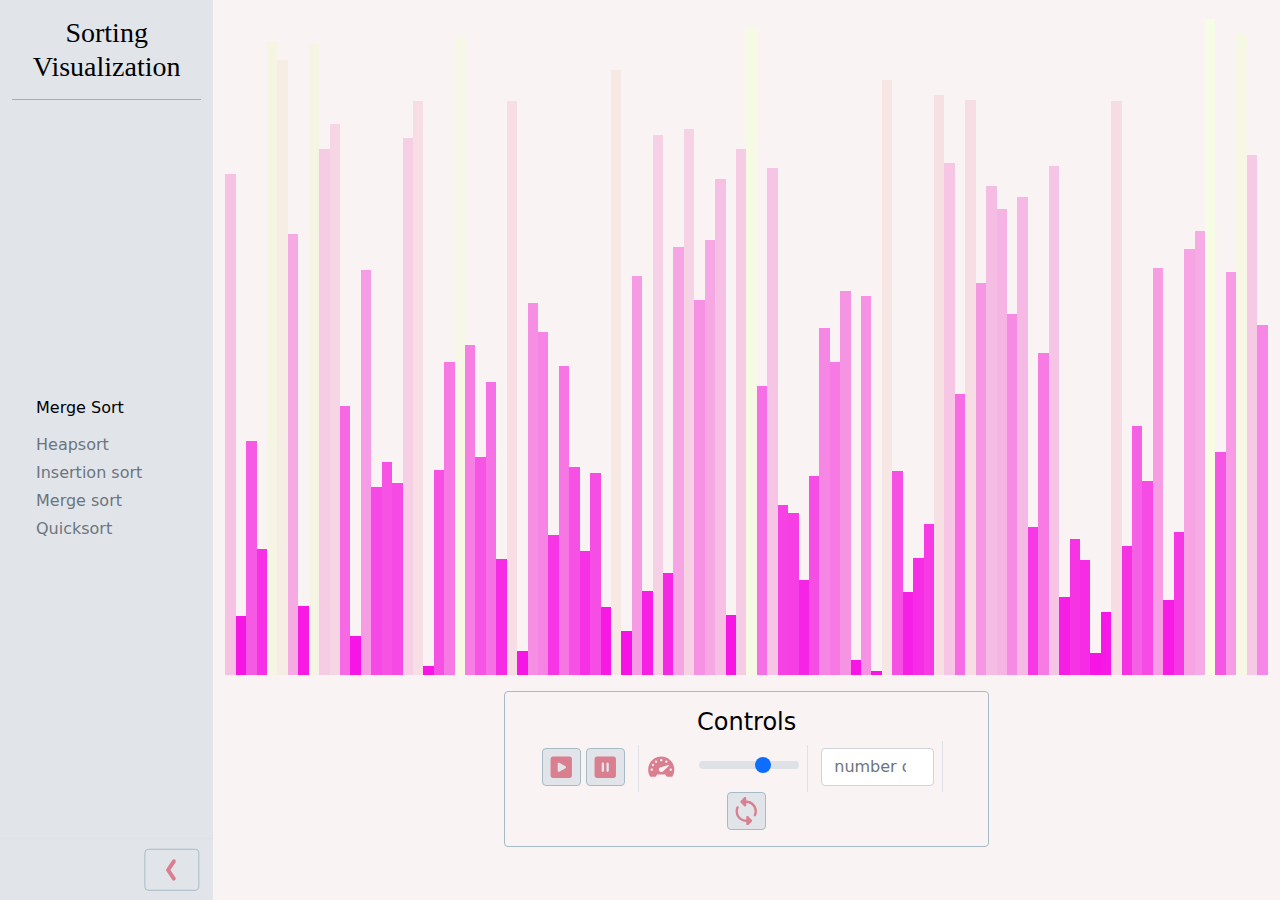
<file: mergesort/index.html>
<!DOCTYPE html>
<html lang="en">

<head>
    <meta charset="UTF-8">
    <meta http-equiv="X-UA-Compatible" content="IE=edge">
    <meta name="viewport" content="width=device-width, initial-scale=1.0">
    <link href="../assets/bootstrap.bundle.css" rel="stylesheet">
    <link rel="shortcut icon" href="../assets/favicon.png" type="image/png">
    <title>Mergesort – Sorting Visualization</title>
    <link rel="stylesheet" href="../assets/styles.css">
    <style>
        .vertical-bar {
            background-color: #f615e4;
        }
    </style>
</head>

<body>

    <button class="btn border position-absolute bg-light position-fixed" id="sidebar-control-collapsed">
        <svg style="width: 28.5px;" xmlns="http://www.w3.org/2000/svg" viewBox="0 0 24 24" fill="#000">
            <path
                d="M11.109,3L11.109,3C9.78,3,8.988,4.481,9.725,5.587L14,12l-4.275,6.413C8.988,19.519,9.78,21,11.109,21h0 c0.556,0,1.076-0.278,1.385-0.741l4.766-7.15c0.448-0.672,0.448-1.547,0-2.219l-4.766-7.15C12.185,3.278,11.666,3,11.109,3z"
                fill="#6d767e" /></svg>
    </button>
    <div class="container-fluid vh-100">
        <div class="row h-100">
            <div class="col-12">
                <div id="toast"
                    class="position-fixed top-0 start-50 toast align-items-center text-white bg-success border-0 my-2"
                    style="z-index: 1;" role="alert" aria-live="assertive" aria-atomic="true">
                    <div class="d-flex">
                        <div class="toast-body">
                            <b>Success.</b> Sorting finished!
                        </div>
                        <button type="button" class="btn-close btn-close-white me-2 m-auto" data-bs-dismiss="toast"
                            aria-label="Close"></button>
                    </div>
                </div>
            </div>
            <div id="sidebar" class="col-9 col-md-3 col-lg-2 bg-light position-fixed">
                <div style="height: 85px;" class="col">
                    <h3 class="text-center mt-3" style="font-family: Georgia, 'Times New Roman', Times, serif;">
                        Sorting
                        Visualization</h3>
                    <hr>
                </div>

                <div style="height: calc(100vh - 98px - 65px)" class="row align-items-center">
                    <div class="col">
                        <div class="p-4">
                            <ul class="list-unstyled">
                                <li class="my-3">
                                    <h6 class="text-left">Merge Sort</h6>
                                </li>
                                <li class="my-1">
                                    <a class="text-decoration-none link-secondary" href="../heapsort/">Heapsort</a>
                                </li>
                                <li class="my-1">
                                    <a class="text-decoration-none link-secondary my-2"
                                        href="../insertionsort/">Insertion
                                        sort</a>
                                </li>
                                <li class="my-1">
                                    <a class="text-decoration-none link-secondary" href="../mergesort/">Merge sort</a>
                                </li>
                                <li class="my-1">
                                    <a class="text-decoration-none link-secondary" href="../quicksort/">Quicksort</a>
                                </li>
                            </ul>

                        </div>

                    </div>
                </div>
                <div style="height: 62px;" class="row">
                    <div class="col border-top">
                        <div class="row ms-2"
                            style="position: relative; left: 50%; top: 50%; transform: translate(-50%, -50%);">
                            <div class="col-auto d-sm-block d-md-none d-xxl-block">
                                <img class="rounded-circle" height="40px" width="40px" src="../assets/profileSmall.png"
                                    alt="Louis Stanko">
                            </div>
                            <div class="col-auto ps-0 align-items-center">
                                <h6 class="m-0 d-sm-block d-md-none d-xxl-block">Louis Stanko</h6>
                                <a class="d-sm-inline-block d-md-none d-xxl-inline-block text-decoration-none link-secondary"
                                    href="https://github.com/Throvn/sorting-visualizations/" target="_blank"><svg
                                        style="width: 20px" xmlns="http://www.w3.org/2000/svg" viewBox="0 0 24 24"
                                        fill="#ffffff">
                                        <path
                                            d="M 6 2 C 4.895 2 4 2.895 4 4 L 4 20 C 4 21.105 4.895 22 6 22 L 6 19 C 6 17.343 7.343 16 9 16 L 13 16 C 14.657 16 16 17.343 16 19 L 16 22 L 18 22 C 19.105 22 20 21.105 20 20 L 20 4 C 20 2.895 19.105 2 18 2 L 6 2 z M 7.5 4 L 8.5 4 C 8.776 4 9 4.224 9 4.5 L 9 5.5 C 9 5.776 8.776 6 8.5 6 L 7.5 6 C 7.224 6 7 5.776 7 5.5 L 7 4.5 C 7 4.224 7.224 4 7.5 4 z M 7.5 8 L 8.5 8 C 8.776 8 9 8.224 9 8.5 L 9 9.5 C 9 9.776 8.776 10 8.5 10 L 7.5 10 C 7.224 10 7 9.776 7 9.5 L 7 8.5 C 7 8.224 7.224 8 7.5 8 z M 7.5 12 L 8.5 12 C 8.776 12 9 12.224 9 12.5 L 9 13.5 C 9 13.776 8.776 14 8.5 14 L 7.5 14 C 7.224 14 7 13.776 7 13.5 L 7 12.5 C 7 12.224 7.224 12 7.5 12 z M 9 18 C 8.448 18 8 18.448 8 19 L 8 22.376953 C 8 22.825953 8.4710469 23.117016 8.8730469 22.916016 L 11 21.5 L 13.126953 22.916016 C 13.528953 23.117016 14 22.825953 14 22.376953 L 14 19 C 14 18.448 13.552 18 13 18 L 9 18 z"
                                            fill="#6d767e" />
                                    </svg>
                                    Github
                                </a>
                            </div>
                            <div class="col text-end">
                                <button class="btn border" id="sidebar-control">
                                    <svg style="width: 28.5px;" xmlns="http://www.w3.org/2000/svg" viewBox="0 0 24 24"
                                        fill="#000">
                                        <path
                                            d="M13.893,21L13.893,21c1.329,0,2.122-1.481,1.385-2.587L11.003,12l4.275-6.413C16.015,4.481,15.222,3,13.893,3h0 c-0.556,0-1.076,0.278-1.385,0.741l-4.766,7.15c-0.448,0.672-0.448,1.547,0,2.219l4.766,7.15C12.817,20.722,13.337,21,13.893,21z"
                                            fill="#6d767e" /></svg>
                                </button>
                            </div>
                        </div>
                    </div>
                </div>

            </div>
            <div id="main" class="col-12 col-md-9 col-lg-10 offset-lg-2 offset-md-3 h-100">
                <div class="row h-75">
                    <div class="col mt-3">
                        <div id="container">

                        </div>
                    </div>
                </div>
                <div class="row h-25 overflow-visible">
                    <div class="col text-center py-3">
                        <div class="border d-inline-block p-3 rounded">
                            <h4>Controls</h4>
                            <button title="start animation" class="btn btn-light p-1" id="start"><svg
                                    style="width: 28.5px;" xmlns="http://www.w3.org/2000/svg" viewBox="0 0 24 24"
                                    fill="#000">
                                    <path
                                        d="M19,3H5C3.897,3,3,3.897,3,5v14c0,1.103,0.897,2,2,2h14c1.103,0,2-0.897,2-2V5C21,3.897,20.103,3,19,3z M15.551,12.773 l-5.22,2.983C9.738,16.095,9,15.666,9,14.983V9.017c0-0.684,0.738-1.112,1.332-0.773l5.22,2.983 C16.15,11.569,16.15,12.431,15.551,12.773z"
                                        fill="#000" />
                                </svg>
                            </button>
                            <button title="stop animation" class="btn btn-light p-1" id="stop"><svg
                                    style="width: 28.5px;" xmlns="http://www.w3.org/2000/svg" viewBox="0 0 24 24"
                                    fill="#000">
                                    <path
                                        d="M19,3H5C3.897,3,3,3.897,3,5v14c0,1.103,0.897,2,2,2h14c1.103,0,2-0.897,2-2V5C21,3.897,20.103,3,19,3z M15,9v6 c0,0.552-0.448,1-1,1s-1-0.448-1-1V9c0-0.552,0.448-1,1-1S15,8.448,15,9z M11,9v6c0,0.552-0.448,1-1,1s-1-0.448-1-1V9 c0-0.552,0.448-1,1-1S11,8.448,11,9z"
                                        fill="#000" />
                                </svg> </button>
                            <div title="Speed" class="speed d-inline-block border-start border-end px-2 py-2 mx-2">
                                <div class="row">
                                    <div class="col-auto">
                                        <label for="speed">
                                            <svg style="width: 28.5px;" xmlns="http://www.w3.org/2000/svg"
                                                viewBox="0 0 24 24" fill="#000">
                                                <path
                                                    d="M12,3C5.935,3,1,7.935,1,14c0,1.935,0.509,3.837,1.472,5.502c0,0,0.219,0.498,0.837,0.498C4.382,20,7,20,7,20 c0.552,0,1-0.448,1-1v0c0-0.552,0.448-1,1-1h6c0.552,0,1,0.448,1,1v0c0,0.552,0.448,1,1,1c0,0,3.162,0,3.669,0 s0.859-0.499,0.859-0.499C22.491,17.836,23,15.935,23,14C23,7.935,18.065,3,12,3z M12,5c0.552,0,1,0.448,1,1c0,0.552-0.448,1-1,1 s-1-0.448-1-1C11,5.448,11.448,5,12,5z M16.843,6.414c0.466,0.297,0.602,0.915,0.305,1.381c-0.297,0.465-0.915,0.602-1.381,0.305 c-0.466-0.297-0.602-0.916-0.305-1.381C15.759,6.253,16.377,6.117,16.843,6.414z M7.094,6.455c0.463-0.301,1.082-0.17,1.383,0.293 c0.301,0.463,0.17,1.082-0.293,1.383c-0.463,0.301-1.082,0.17-1.383-0.293C6.499,7.375,6.631,6.756,7.094,6.455z M4.145,9.608 c0.27-0.482,0.879-0.654,1.361-0.385c0.482,0.27,0.654,0.879,0.385,1.361c-0.27,0.482-0.879,0.654-1.361,0.385 C4.047,10.699,3.875,10.09,4.145,9.608z M4,15c-0.552,0-1-0.448-1-1c0-0.552,0.448-1,1-1s1,0.448,1,1C5,14.552,4.552,15,4,15z M13.323,15.493l-0.001-0.002c-0.46,0.409-1.102,0.618-1.799,0.453c-0.708-0.168-1.295-0.742-1.464-1.45 c-0.273-1.142,0.434-2.165,1.446-2.424l-0.001-0.003l0.059-0.015c0.011-0.002,4.467-1.503,6.524-2.035 c0.458-0.119,0.777,0.444,0.443,0.78L13.323,15.493z M20,15c-0.552,0-1-0.448-1-1c0-0.552,0.448-1,1-1s1,0.448,1,1 C21,14.552,20.552,15,20,15z"
                                                    fill="#000" />
                                            </svg>
                                        </label>
                                    </div>
                                    <div class="col-auto">
                                        <input style="width: 100px;" class="form-range" value="1000" type="range"
                                            step="10" name="speed" id="speed" min="0" max="1500">
                                    </div>
                                </div>
                            </div>
                            <div class="border-end d-inline pe-2 py-3 me-2">
                                <input title="number of bars" placeholder="number of bars" min="1" max="5000"
                                    type="number" class="form-control w-25 d-inline" name="numOfElements"
                                    id="numOfElements">
                            </div>
                            <button title="repeat animation" class="btn btn-light p-1" id="repeat"><svg
                                    style="width: 28.5px;" xmlns="http://www.w3.org/2000/svg" viewBox="0 0 24 24"
                                    fill="#000">
                                    <path
                                        d="M 11 0 C 10.74 0 10.483969 0.10196875 10.292969 0.29296875 L 7.2929688 3.2929688 C 6.9019688 3.6839688 6.9019687 4.3170313 7.2929688 4.7070312 L 10.292969 7.7070312 C 10.578969 7.9930312 11.007812 8.0778281 11.382812 7.9238281 C 11.756813 7.7688281 12 7.405 12 7 L 12 5 C 15.877484 5 19 8.1225161 19 12 C 19 13.025799 18.774981 13.99479 18.376953 14.876953 A 1.0001 1.0001 0 1 0 20.199219 15.699219 C 20.707191 14.573382 21 13.320201 21 12 C 21 7.0414839 16.958516 3 12 3 L 12 1 C 12 0.596 11.756812 0.23117187 11.382812 0.076171875 C 11.258813 0.025171875 11.129 0 11 0 z M 4.7265625 7.6992188 A 1.0001 1.0001 0 0 0 3.8007812 8.3007812 C 3.2928092 9.426618 3 10.679799 3 12 C 3 16.958516 7.0414839 21 12 21 L 12 23 C 12 23.404 12.243188 23.768828 12.617188 23.923828 C 12.741187 23.974828 12.871 24 13 24 C 13.26 24 13.516031 23.898031 13.707031 23.707031 L 16.707031 20.707031 C 17.098031 20.316031 17.098031 19.683969 16.707031 19.292969 L 13.707031 16.292969 C 13.421031 16.006969 12.992188 15.922172 12.617188 16.076172 C 12.243187 16.231172 12 16.596 12 17 L 12 19 C 8.1225161 19 5 15.877484 5 12 C 5 10.974201 5.225019 10.00521 5.6230469 9.1230469 A 1.0001 1.0001 0 0 0 4.7265625 7.6992188 z"
                                        fill="#000" /></svg>
                                </svg>
                            </button>
                        </div>

                    </div>
                    <div class="col-12">
                        <div class="container">
                            <div class="row">
                                <div class="col-12">

                                </div>
                            </div>
                        </div>
                    </div>
                </div>
            </div>
        </div>
    </div>
    <script src="../assets/bootstrap.bundle.js"></script>
    <script src="./main.js"></script>
    <script src="../assets/style.js"></script>
</body>

</html>
</file>
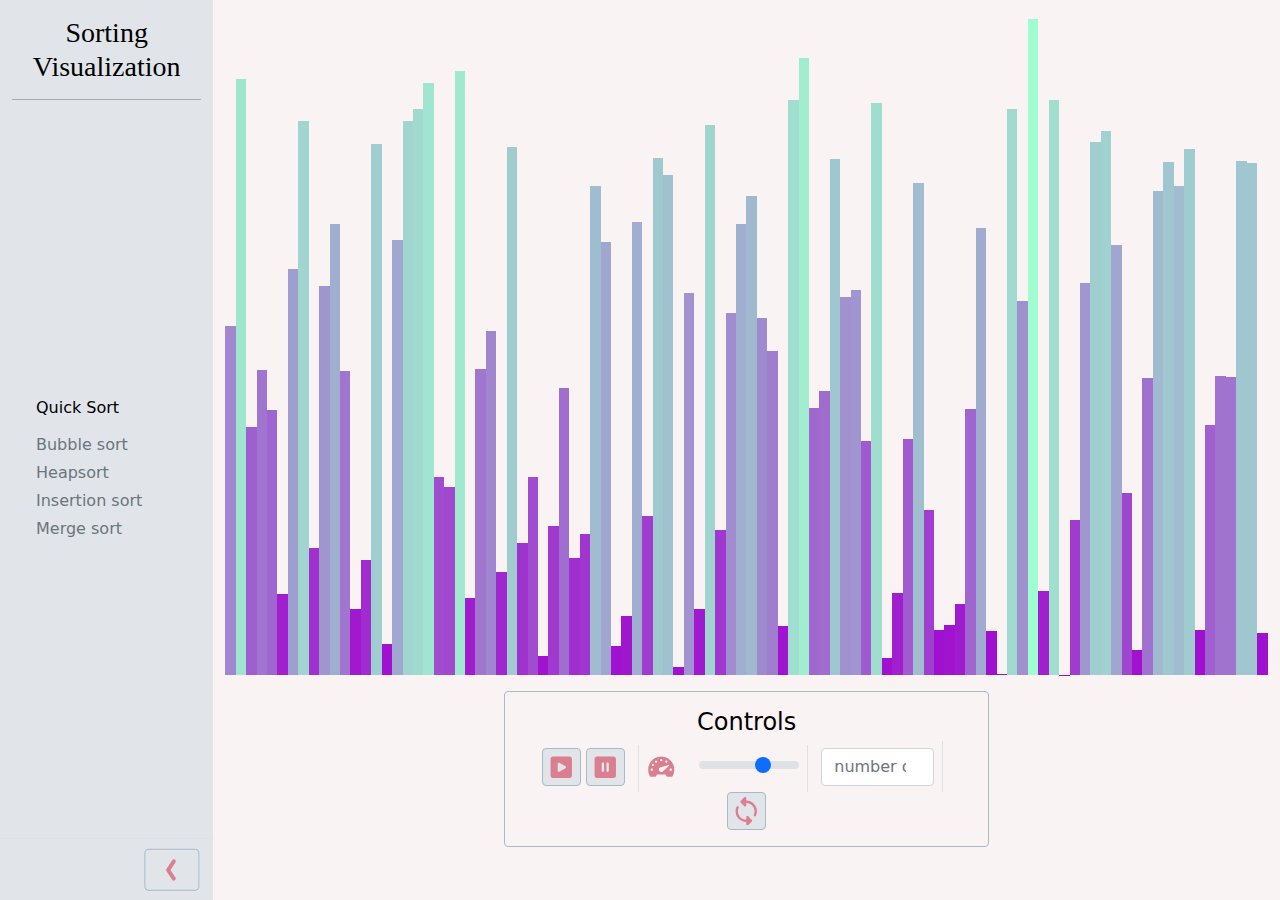
<file: quicksort/index.html>
<!DOCTYPE html>
<html lang="en">

<head>
    <meta charset="UTF-8">
    <meta http-equiv="X-UA-Compatible" content="IE=edge">
    <meta name="viewport" content="width=device-width, initial-scale=1.0">
    <link href="../assets/bootstrap.bundle.css" rel="stylesheet">
    <link rel="shortcut icon" href="../assets/favicon.png" type="image/png">
    <title>Quicksort – Sorting Visualization</title>
    <link rel="stylesheet" href="../assets/styles.css">
    <style>
        .vertical-bar {
            background-color: #a012cf;
        }
    </style>
</head>

<body>
    <button class="btn border position-absolute bg-light position-fixed" id="sidebar-control-collapsed">
        <svg style="width: 28.5px;" xmlns="http://www.w3.org/2000/svg" viewBox="0 0 24 24" fill="#000">
            <path
                d="M11.109,3L11.109,3C9.78,3,8.988,4.481,9.725,5.587L14,12l-4.275,6.413C8.988,19.519,9.78,21,11.109,21h0 c0.556,0,1.076-0.278,1.385-0.741l4.766-7.15c0.448-0.672,0.448-1.547,0-2.219l-4.766-7.15C12.185,3.278,11.666,3,11.109,3z"
                fill="#6d767e" /></svg>
    </button>
    <div class="container-fluid vh-100">
        <div class="row h-100">
            <div class="col-12">
                <div id="toast"
                    class="position-fixed top-0 start-50 toast align-items-center text-white bg-success border-0 my-2"
                    style="z-index: 1;" role="alert" aria-live="assertive" aria-atomic="true">
                    <div class="d-flex">
                        <div class="toast-body">
                            <b>Success.</b> Sorting finished!
                        </div>
                        <button type="button" class="btn-close btn-close-white me-2 m-auto" data-bs-dismiss="toast"
                            aria-label="Close"></button>
                    </div>
                </div>
            </div>
            <div id="sidebar" class="col-9 col-md-3 col-lg-2 bg-light position-fixed">
                <div style="height: 85px;" class="col">
                    <h3 class="text-center mt-3" style="font-family: Georgia, 'Times New Roman', Times, serif;">
                        Sorting
                        Visualization</h3>
                    <hr>
                </div>

                <div style="height: calc(100vh - 98px - 65px)" class="row align-items-center">
                    <div class="col">
                        <div class="p-4">
                            <ul class="list-unstyled">
                                <li class="my-3">
                                    <h6 class="text-left">Quick Sort</h6>
                                </li>
                                <li class="my-1">
                                    <a class="text-decoration-none link-secondary" href="../bubblesort/">Bubble sort</a>
                                </li>
                                <li class="my-1">
                                    <a class="text-decoration-none link-secondary" href="../heapsort/">Heapsort</a>
                                </li>
                                <li class="my-1">
                                    <a class="text-decoration-none link-secondary my-2"
                                        href="../insertionsort/">Insertion
                                        sort</a>
                                </li>
                                <li class="my-1">
                                    <a class="text-decoration-none link-secondary" href="../mergesort/">Merge sort</a>
                                </li>
                            </ul>

                        </div>

                    </div>
                </div>
                <div style="height: 62px;" class="row">
                    <div class="col border-top">
                        <div class="row ms-2"
                            style="position: relative; left: 50%; top: 50%; transform: translate(-50%, -50%);">
                            <div class="col-auto d-sm-block d-md-none d-xxl-block">
                                <img class="rounded-circle" height="40px" width="40px" src="../assets/profileSmall.png"
                                    alt="Louis Stanko">
                            </div>
                            <div class="col-auto ps-0 align-items-center">
                                <h6 class="m-0 d-sm-block d-md-none d-xxl-block">Louis Stanko</h6>
                                <a class="d-sm-inline-block d-md-none d-xxl-inline-block text-decoration-none link-secondary"
                                    href="https://github.com/Throvn/sorting-visualizations/" target="_blank"><svg
                                        style="width: 20px" xmlns="http://www.w3.org/2000/svg" viewBox="0 0 24 24"
                                        fill="#ffffff">
                                        <path
                                            d="M 6 2 C 4.895 2 4 2.895 4 4 L 4 20 C 4 21.105 4.895 22 6 22 L 6 19 C 6 17.343 7.343 16 9 16 L 13 16 C 14.657 16 16 17.343 16 19 L 16 22 L 18 22 C 19.105 22 20 21.105 20 20 L 20 4 C 20 2.895 19.105 2 18 2 L 6 2 z M 7.5 4 L 8.5 4 C 8.776 4 9 4.224 9 4.5 L 9 5.5 C 9 5.776 8.776 6 8.5 6 L 7.5 6 C 7.224 6 7 5.776 7 5.5 L 7 4.5 C 7 4.224 7.224 4 7.5 4 z M 7.5 8 L 8.5 8 C 8.776 8 9 8.224 9 8.5 L 9 9.5 C 9 9.776 8.776 10 8.5 10 L 7.5 10 C 7.224 10 7 9.776 7 9.5 L 7 8.5 C 7 8.224 7.224 8 7.5 8 z M 7.5 12 L 8.5 12 C 8.776 12 9 12.224 9 12.5 L 9 13.5 C 9 13.776 8.776 14 8.5 14 L 7.5 14 C 7.224 14 7 13.776 7 13.5 L 7 12.5 C 7 12.224 7.224 12 7.5 12 z M 9 18 C 8.448 18 8 18.448 8 19 L 8 22.376953 C 8 22.825953 8.4710469 23.117016 8.8730469 22.916016 L 11 21.5 L 13.126953 22.916016 C 13.528953 23.117016 14 22.825953 14 22.376953 L 14 19 C 14 18.448 13.552 18 13 18 L 9 18 z"
                                            fill="#6d767e" />
                                    </svg>
                                    Github
                                </a>
                            </div>
                            <div class="col text-end">
                                <button class="btn border" id="sidebar-control">
                                    <svg style="width: 28.5px;" xmlns="http://www.w3.org/2000/svg" viewBox="0 0 24 24"
                                        fill="#000">
                                        <path
                                            d="M13.893,21L13.893,21c1.329,0,2.122-1.481,1.385-2.587L11.003,12l4.275-6.413C16.015,4.481,15.222,3,13.893,3h0 c-0.556,0-1.076,0.278-1.385,0.741l-4.766,7.15c-0.448,0.672-0.448,1.547,0,2.219l4.766,7.15C12.817,20.722,13.337,21,13.893,21z"
                                            fill="#6d767e" /></svg>
                                </button>
                            </div>
                        </div>
                    </div>
                </div>

            </div>
            <div id="main" class="col-12 col-md-9 col-lg-10 offset-lg-2 offset-md-3 h-100">
                <div class="row h-75">
                    <div class="col mt-3">
                        <div id="container">

                        </div>
                    </div>
                </div>
                <div class="row h-25 overflow-visible">
                    <div class="col text-center py-3">
                        <div class="border d-inline-block p-3 rounded">
                            <h4>Controls</h4>
                            <button title="start animation" class="btn btn-light p-1" id="start"><svg
                                    style="width: 28.5px;" xmlns="http://www.w3.org/2000/svg" viewBox="0 0 24 24"
                                    fill="#000">
                                    <path
                                        d="M19,3H5C3.897,3,3,3.897,3,5v14c0,1.103,0.897,2,2,2h14c1.103,0,2-0.897,2-2V5C21,3.897,20.103,3,19,3z M15.551,12.773 l-5.22,2.983C9.738,16.095,9,15.666,9,14.983V9.017c0-0.684,0.738-1.112,1.332-0.773l5.22,2.983 C16.15,11.569,16.15,12.431,15.551,12.773z"
                                        fill="#000" />
                                </svg>
                            </button>
                            <button title="stop animation" class="btn btn-light p-1" id="stop"><svg
                                    style="width: 28.5px;" xmlns="http://www.w3.org/2000/svg" viewBox="0 0 24 24"
                                    fill="#000">
                                    <path
                                        d="M19,3H5C3.897,3,3,3.897,3,5v14c0,1.103,0.897,2,2,2h14c1.103,0,2-0.897,2-2V5C21,3.897,20.103,3,19,3z M15,9v6 c0,0.552-0.448,1-1,1s-1-0.448-1-1V9c0-0.552,0.448-1,1-1S15,8.448,15,9z M11,9v6c0,0.552-0.448,1-1,1s-1-0.448-1-1V9 c0-0.552,0.448-1,1-1S11,8.448,11,9z"
                                        fill="#000" />
                                </svg> </button>
                            <div title="Speed" class="speed d-inline-block border-start border-end px-2 py-2 mx-2">
                                <div class="row">
                                    <div class="col-auto">
                                        <label for="speed">
                                            <svg style="width: 28.5px;" xmlns="http://www.w3.org/2000/svg"
                                                viewBox="0 0 24 24" fill="#000">
                                                <path
                                                    d="M12,3C5.935,3,1,7.935,1,14c0,1.935,0.509,3.837,1.472,5.502c0,0,0.219,0.498,0.837,0.498C4.382,20,7,20,7,20 c0.552,0,1-0.448,1-1v0c0-0.552,0.448-1,1-1h6c0.552,0,1,0.448,1,1v0c0,0.552,0.448,1,1,1c0,0,3.162,0,3.669,0 s0.859-0.499,0.859-0.499C22.491,17.836,23,15.935,23,14C23,7.935,18.065,3,12,3z M12,5c0.552,0,1,0.448,1,1c0,0.552-0.448,1-1,1 s-1-0.448-1-1C11,5.448,11.448,5,12,5z M16.843,6.414c0.466,0.297,0.602,0.915,0.305,1.381c-0.297,0.465-0.915,0.602-1.381,0.305 c-0.466-0.297-0.602-0.916-0.305-1.381C15.759,6.253,16.377,6.117,16.843,6.414z M7.094,6.455c0.463-0.301,1.082-0.17,1.383,0.293 c0.301,0.463,0.17,1.082-0.293,1.383c-0.463,0.301-1.082,0.17-1.383-0.293C6.499,7.375,6.631,6.756,7.094,6.455z M4.145,9.608 c0.27-0.482,0.879-0.654,1.361-0.385c0.482,0.27,0.654,0.879,0.385,1.361c-0.27,0.482-0.879,0.654-1.361,0.385 C4.047,10.699,3.875,10.09,4.145,9.608z M4,15c-0.552,0-1-0.448-1-1c0-0.552,0.448-1,1-1s1,0.448,1,1C5,14.552,4.552,15,4,15z M13.323,15.493l-0.001-0.002c-0.46,0.409-1.102,0.618-1.799,0.453c-0.708-0.168-1.295-0.742-1.464-1.45 c-0.273-1.142,0.434-2.165,1.446-2.424l-0.001-0.003l0.059-0.015c0.011-0.002,4.467-1.503,6.524-2.035 c0.458-0.119,0.777,0.444,0.443,0.78L13.323,15.493z M20,15c-0.552,0-1-0.448-1-1c0-0.552,0.448-1,1-1s1,0.448,1,1 C21,14.552,20.552,15,20,15z"
                                                    fill="#000" />
                                            </svg>
                                        </label>
                                    </div>
                                    <div class="col-auto">
                                        <input style="width: 100px;" class="form-range" value="1000" type="range"
                                            step="10" name="speed" id="speed" min="0" max="1500">
                                    </div>
                                </div>
                            </div>
                            <div class="border-end d-inline pe-2 py-3 me-2">
                                <input title="number of bars" placeholder="number of bars" min="1" max="5000"
                                    type="number" class="form-control w-25 d-inline" name="numOfElements"
                                    id="numOfElements">
                            </div>
                            <button title="repeat animation" class="btn btn-light p-1" id="repeat"><svg
                                    style="width: 28.5px;" xmlns="http://www.w3.org/2000/svg" viewBox="0 0 24 24"
                                    fill="#000">
                                    <path
                                        d="M 11 0 C 10.74 0 10.483969 0.10196875 10.292969 0.29296875 L 7.2929688 3.2929688 C 6.9019688 3.6839688 6.9019687 4.3170313 7.2929688 4.7070312 L 10.292969 7.7070312 C 10.578969 7.9930312 11.007812 8.0778281 11.382812 7.9238281 C 11.756813 7.7688281 12 7.405 12 7 L 12 5 C 15.877484 5 19 8.1225161 19 12 C 19 13.025799 18.774981 13.99479 18.376953 14.876953 A 1.0001 1.0001 0 1 0 20.199219 15.699219 C 20.707191 14.573382 21 13.320201 21 12 C 21 7.0414839 16.958516 3 12 3 L 12 1 C 12 0.596 11.756812 0.23117187 11.382812 0.076171875 C 11.258813 0.025171875 11.129 0 11 0 z M 4.7265625 7.6992188 A 1.0001 1.0001 0 0 0 3.8007812 8.3007812 C 3.2928092 9.426618 3 10.679799 3 12 C 3 16.958516 7.0414839 21 12 21 L 12 23 C 12 23.404 12.243188 23.768828 12.617188 23.923828 C 12.741187 23.974828 12.871 24 13 24 C 13.26 24 13.516031 23.898031 13.707031 23.707031 L 16.707031 20.707031 C 17.098031 20.316031 17.098031 19.683969 16.707031 19.292969 L 13.707031 16.292969 C 13.421031 16.006969 12.992188 15.922172 12.617188 16.076172 C 12.243187 16.231172 12 16.596 12 17 L 12 19 C 8.1225161 19 5 15.877484 5 12 C 5 10.974201 5.225019 10.00521 5.6230469 9.1230469 A 1.0001 1.0001 0 0 0 4.7265625 7.6992188 z"
                                        fill="#000" /></svg>
                                </svg>
                            </button>
                        </div>

                    </div>
                    <div class="col-12">
                        <div class="container">
                            <div class="row">
                                <div class="col-12">

                                </div>
                            </div>
                        </div>
                    </div>
                </div>
            </div>
        </div>
    </div>

    <script src="../assets/bootstrap.bundle.js"></script>


    <script src="./main.js"></script>
    <script src="../assets/style.js"></script>
</body>

</html>
</file>
<file: index.css>
body {
    background-color: var(--bg-color);
    height: 100vh;
}

.sort {
    border-radius: 25px;
    cursor: pointer;
}

.bubble {
    background-color: #ffd8be;
}

.bubble:hover {
    -webkit-box-shadow: 0px 0px 10px rgba(255, 216, 190, 1);
    -moz-box-shadow: 0px 0px 10px rgba(255, 216, 190, 1);
    box-shadow: 0px 0px 10px rgba(255, 216, 190, 1);
}

.merge {
    background-color: #f6aee4;
}

.merge:hover {
    -webkit-box-shadow: 0px 0px 10px #f6aee4;
    -moz-box-shadow: 0px 0px 10px #f6aee4;
    box-shadow: 0px 0px 10px #f6aee4;
}

.insertion {
    background-color: #d7baff;
}

.insertion:hover {
    -webkit-box-shadow: 0px 0px 10px #d7baff;
    -moz-box-shadow: 0px 0px 10px #d7baff;
    box-shadow: 0px 0px 10px #d7baff;
}

.heap {
    background-color: #a3e3fd;
}

.heap:hover {
    -webkit-box-shadow: 0px 0px 10px #a3e3fd;
    -moz-box-shadow: 0px 0px 10px #a3e3fd;
    box-shadow: 0px 0px 10px #a3e3fd;
}

.quick {
    background-color: #a0f5cf;
}

.quick:hover {
    -webkit-box-shadow: 0px 0px 10px #a0f5cf;
    -moz-box-shadow: 0px 0px 10px #a0f5cf;
    box-shadow: 0px 0px 10px #a0f5cf;
}

.bg-heap {
    z-index: -100;
    background-color: #a3e3fd;
    position: relative;
    height: 188px;
    margin-top: -100px;
    border-radius: 25px;
    animation: heap-to-quick 25s ease 0s infinite alternate;
}

.bg-heap:hover {
    -webkit-box-shadow: 0px 0px 10px #a3e3fd;
    -moz-box-shadow: 0px 0px 10px #a3e3fd;
    box-shadow: 0px 0px 10px #a3e3fd;
}

.bg-quick {
    z-index: -100;
    background-color: #a0f5cf;
    position: relative;
    height: 188px;
    margin-top: -100px;
    border-radius: 25px;
    animation: quick-to-heap 25s ease 0s infinite alternate;
}

h1 {
    word-wrap: break-word;
}

@keyframes heap-to-quick {
    0% {
        background-color: #a3e3fd;
        top: 0;
        left: 0;
    }

    5% {
        background-color: #a0f5cf;
        left: 53%;
        top: 115%;
    }

    70% {
        background-color: #a0f5cf;
        left: 53%;
        top: 115%;
    }

    75% {
        background-color: #a3e3fd;
        left: 0;
        top: 0;
    }
}

@keyframes quick-to-heap {
    0% {
        background-color: #a0f5cf;

        right: 0;
        bottom: 0;
    }

    5% {
        background-color: #a3e3fd;
        right: 54%;
        bottom: 117%;
    }

    70% {
        background-color: #a3e3fd;
        right: 54%;
        bottom: 117%;
    }

    75% {
        background-color: #a0f5cf;
        right: 0px;
        bottom: 0px;
    }

    100% {
        background-color: #a0f5cf;
        right: 0px;
        bottom: 0px;
    }
}
</file>
<file: assets/styles.css>
@media (prefers-color-scheme: dark) {
    :root {
        --bg-color: #1a1a2e;
        --light-bg-color: #16213e;
        --lighter-bg-color: #0f3460;
        --bs-primary: #e94560;

        --text-color: white;
    }
}

@media (prefers-color-scheme: light) {
    :root {
        --bg-color: #faf3f3;
        --light-bg-color: #e1e5ea;
        --lighter-bg-color: #a7bbc7;
        --bs-primary: #da7f8f;

        --text-color: black;
    }
}

body {
    background-color: var(--bg-color) !important;
    color: var(--text-color);
}

#container {
    height: 100%;
    display: flex;
    align-items: flex-end;
}

.vertical-bar {
    background-color: #ff11be;
    /* background-color: #8f8cc9; */
    display: inline-block;
}

h1 {
    font-family: Arial, Helvetica, sans-serif;
}

#sidebar-control-collapsed {
    left: 10px;
    bottom: 10px;
    display: none;
    z-index: 100000;
}

#sidebar {
    z-index: 10000;
    background-color: var(--light-bg-color) !important;
    color: var(--text-color);
}

path {
    fill: var(--bs-primary);
}

.border {
    border: 1px solid var(--lighter-bg-color) !important;
}

.bg-light {
    background-color: var(--light-bg-color) !important;
}

.btn-light {
    border: 1px solid var(--lighter-bg-color) !important;
    background-color: var(--light-bg-color) !important;
}

.form-range::-moz-range-thumb {
    background-color: var(--bs-primary);
}
</file>
